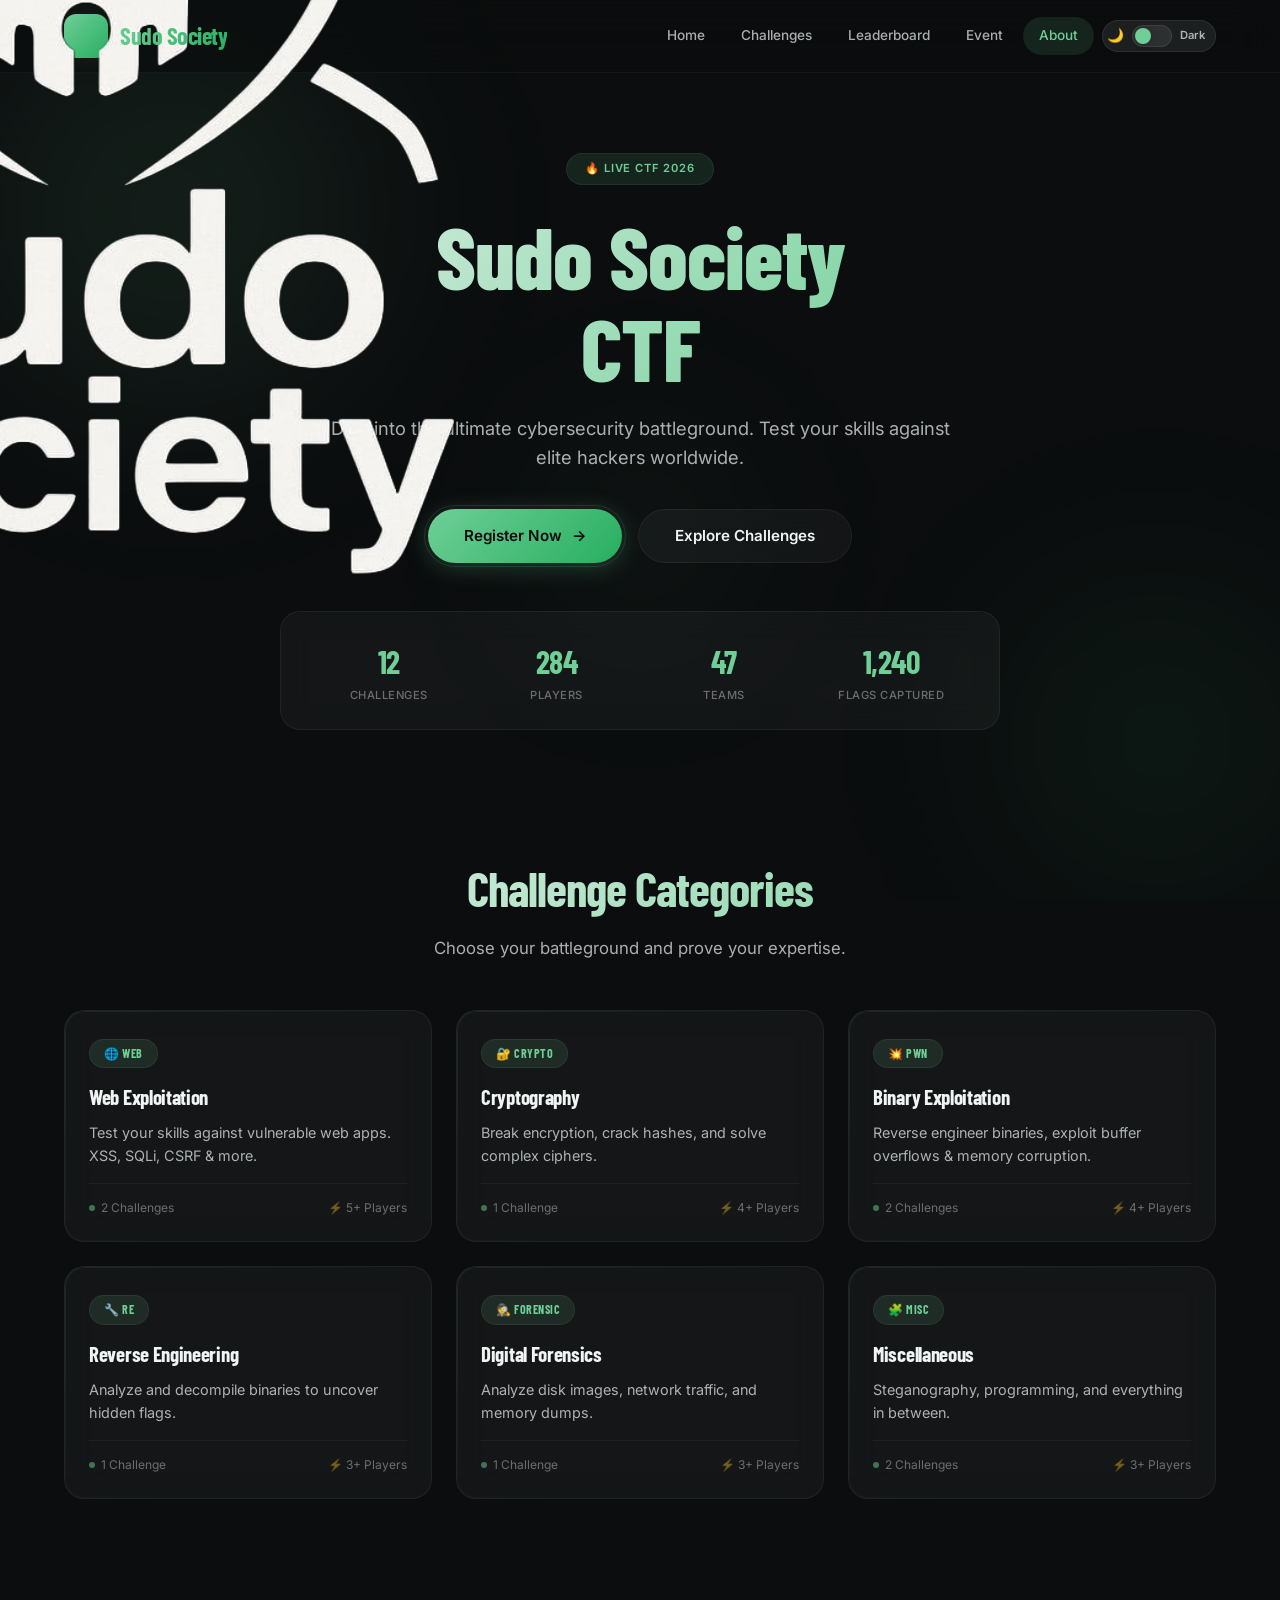
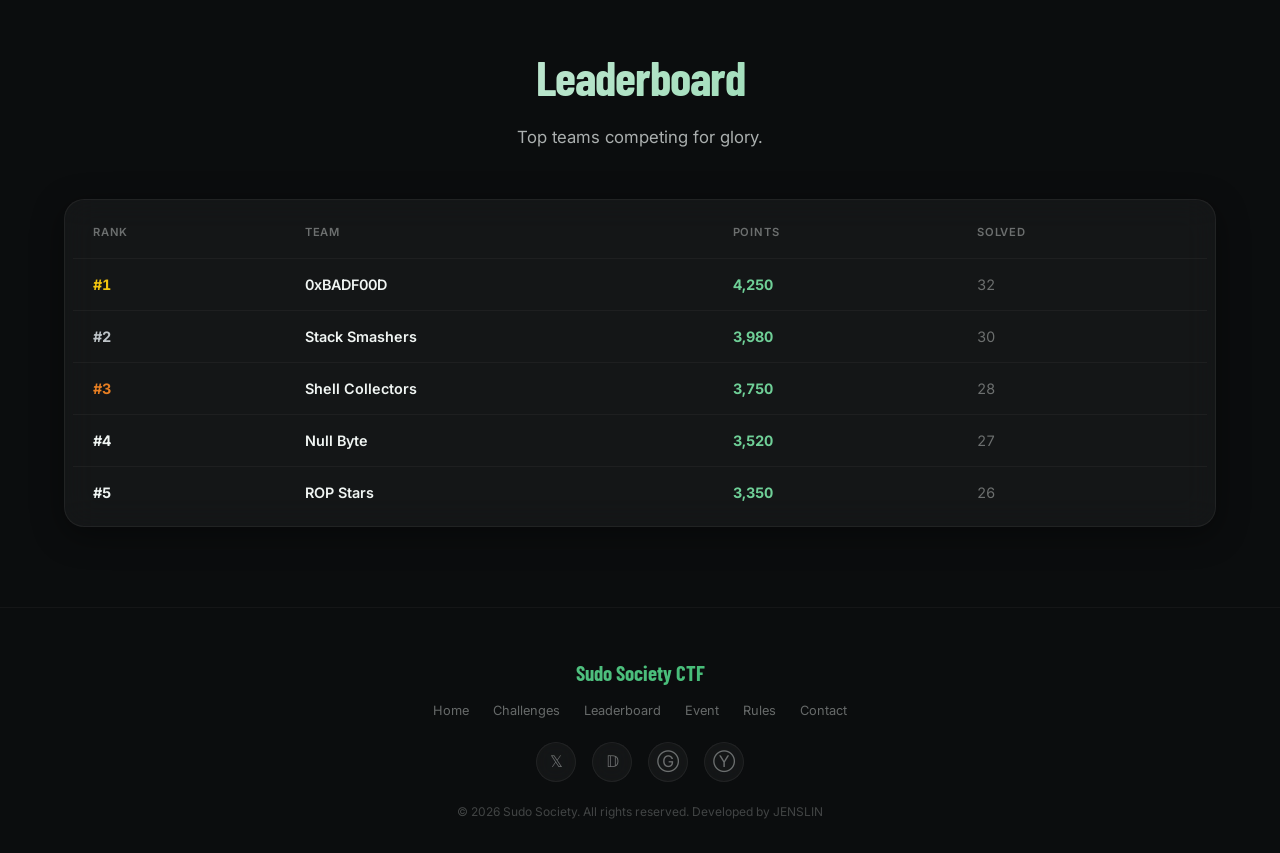
<file: index.html>
<!DOCTYPE html>
<html lang="en">
<head>
    <meta charset="UTF-8" />
    <meta name="viewport" content="width=device-width, initial-scale=1.0" />
    <title>Sudo Society CTF</title>
    <link href="https://fonts.googleapis.com/css2?family=Inter:opsz,wght@14..32,400;14..32,500;14..32,600;14..32,700;14..32,800;14..32,900&family=Barlow+Condensed:wght@400;500;600;700;800&display=swap" rel="stylesheet" />
    <style>
        /* ============================================================
                   CSS VARIABLES (DARK MODE DEFAULT)
                   ============================================================ */
        :root {
            --bg-primary: #0b0d0e;
            --bg-secondary: rgba(255, 255, 255, 0.03);
            --text-primary: #f0f5f3;
            --text-secondary: rgba(240, 245, 243, 0.70);
            --text-muted: rgba(240, 245, 243, 0.40);

            --accent: #6fcf97;
            --accent-dim: rgba(111, 207, 151, 0.12);
            --accent-glow: 0 0 40px rgba(111, 207, 151, 0.10);
            --accent-gradient: linear-gradient(135deg, #6fcf97, #27ae60);

            --glass-bg: rgba(255, 255, 255, 0.04);
            --glass-border: rgba(255, 255, 255, 0.06);
            --glass-shadow: 0 8px 32px rgba(0, 0, 0, 0.40);

            --orb-1: rgba(111, 207, 151, 0.12);
            --orb-2: rgba(46, 204, 113, 0.08);
            --orb-3: rgba(111, 207, 151, 0.06);

            --card-hover-border: rgba(111, 207, 151, 0.20);
            --card-hover-shadow: 0 12px 48px rgba(0, 0, 0, 0.50), 0 0 40px rgba(111, 207, 151, 0.06);

            --btn-primary-bg: linear-gradient(135deg, #6fcf97, #27ae60);
            --btn-primary-color: #0b0d0e;
            --btn-primary-shadow: 0 4px 24px rgba(111, 207, 151, 0.25);

            --border-subtle: rgba(255, 255, 255, 0.04);
            --table-hover: rgba(255, 255, 255, 0.02);

            --logo-bg: linear-gradient(135deg, #6fcf97, #27ae60);
            --logo-text-gradient: linear-gradient(135deg, #6fcf97, #27ae60);

            --hero-gradient: linear-gradient(135deg, #f0f5f3 0%, #6fcf97 80%);
            --section-title-gradient: linear-gradient(135deg, #f0f5f3, #6fcf97);

            --toggle-bg: rgba(255, 255, 255, 0.08);
            --toggle-dot: #6fcf97;
            --toggle-border: rgba(255, 255, 255, 0.08);
            --toggle-icon: #f0f5f3;

            --scrollbar-track: #0b0d0e;
            --scrollbar-thumb: #6fcf97;

            --footer-border: rgba(255, 255, 255, 0.04);

            --font-primary: 'Inter', -apple-system, BlinkMacSystemFont, sans-serif;
            --font-display: 'Barlow Condensed', 'Inter', sans-serif;
        }

        /* ============================================================
                   LIGHT MODE
                   ============================================================ */
        body.light {
            --bg-primary: #f4f7f6;
            --bg-secondary: rgba(0, 0, 0, 0.02);
            --text-primary: #141817;
            --text-secondary: rgba(20, 24, 23, 0.72);
            --text-muted: rgba(20, 24, 23, 0.45);

            --accent: #c0392b;
            --accent-dim: rgba(192, 57, 43, 0.08);
            --accent-glow: 0 0 40px rgba(192, 57, 43, 0.06);
            --accent-gradient: linear-gradient(135deg, #c0392b, #a93226);

            --glass-bg: rgba(255, 255, 255, 0.60);
            --glass-border: rgba(0, 0, 0, 0.05);
            --glass-shadow: 0 8px 32px rgba(0, 0, 0, 0.05);

            --orb-1: rgba(192, 57, 43, 0.06);
            --orb-2: rgba(180, 40, 30, 0.04);
            --orb-3: rgba(192, 57, 43, 0.03);

            --card-hover-border: rgba(192, 57, 43, 0.15);
            --card-hover-shadow: 0 12px 48px rgba(0, 0, 0, 0.06), 0 0 30px rgba(192, 57, 43, 0.04);

            --btn-primary-bg: linear-gradient(135deg, #c0392b, #a93226);
            --btn-primary-color: #ffffff;
            --btn-primary-shadow: 0 4px 24px rgba(192, 57, 43, 0.20);

            --border-subtle: rgba(0, 0, 0, 0.04);
            --table-hover: rgba(0, 0, 0, 0.01);

            --logo-bg: linear-gradient(135deg, #c0392b, #a93226);
            --logo-text-gradient: linear-gradient(135deg, #c0392b, #a93226);

            --hero-gradient: linear-gradient(135deg, #141817 0%, #c0392b 80%);
            --section-title-gradient: linear-gradient(135deg, #141817, #c0392b);

            --toggle-bg: rgba(0, 0, 0, 0.06);
            --toggle-dot: #c0392b;
            --toggle-border: rgba(0, 0, 0, 0.06);
            --toggle-icon: #141817;

            --scrollbar-track: #f4f7f6;
            --scrollbar-thumb: #c0392b;

            --footer-border: rgba(0, 0, 0, 0.04);

            --header-bg: rgba(244, 247, 246, 0.80);
        }

        /* ============================================================
                   RESET & BASE
                   ============================================================ */
        *,
        *::before,
        *::after {
            margin: 0;
            padding: 0;
            box-sizing: border-box;
        }

        html {
            scroll-behavior: smooth;
        }

        body {
            font-family: var(--font-primary);
            background: var(--bg-primary);
            color: var(--text-primary);
            min-height: 100vh;
            line-height: 1.6;
            overflow-x: hidden;
            transition: background 0.5s ease, color 0.4s ease;
        }

        /* ============================================================
                   AMBIENT BACKGROUND ORBS
                   ============================================================ */
        .ambient {
            position: fixed;
            inset: 0;
            z-index: 0;
            pointer-events: none;
            overflow: hidden;
        }

        .ambient .orb {
            position: absolute;
            border-radius: 50%;
            filter: blur(80px);
            animation: orbFloat 18s ease-in-out infinite alternate;
            transition: background 0.8s ease, opacity 0.8s ease;
        }

        .ambient .orb:nth-child(1) {
            width: 600px;
            height: 600px;
            top: -10%;
            left: -10%;
            background: radial-gradient(circle, var(--orb-1), transparent 70%);
            animation-duration: 22s;
        }

        .ambient .orb:nth-child(2) {
            width: 500px;
            height: 500px;
            bottom: -10%;
            right: -10%;
            background: radial-gradient(circle, var(--orb-2), transparent 70%);
            animation-duration: 26s;
            animation-delay: -6s;
        }

        .ambient .orb:nth-child(3) {
            width: 350px;
            height: 350px;
            top: 40%;
            left: 50%;
            transform: translateX(-50%);
            background: radial-gradient(circle, var(--orb-3), transparent 70%);
            animation-duration: 20s;
            animation-delay: -10s;
        }

        @keyframes orbFloat {
            0% {
                transform: translate(0, 0) scale(1);
            }
            33% {
                transform: translate(40px, -30px) scale(1.05);
            }
            66% {
                transform: translate(-20px, 40px) scale(0.95);
            }
            100% {
                transform: translate(20px, -20px) scale(1.02);
            }
        }

        /* ============================================================
                   GLASS CARD
                   ============================================================ */
        .glass {
            background: var(--glass-bg);
            backdrop-filter: blur(16px);
            -webkit-backdrop-filter: blur(16px);
            border: 1px solid var(--glass-border);
            box-shadow: var(--glass-shadow);
            border-radius: 20px;
            transition: background 0.5s ease, border-color 0.4s ease, box-shadow 0.4s ease;
        }

        /* ============================================================
                   SCROLLBAR
                   ============================================================ */
        ::-webkit-scrollbar {
            width: 6px;
        }
        ::-webkit-scrollbar-track {
            background: var(--scrollbar-track);
        }
        ::-webkit-scrollbar-thumb {
            background: var(--scrollbar-thumb);
            border-radius: 10px;
        }

        /* ============================================================
                   CONTAINER
                   ============================================================ */
        .container {
            max-width: 1200px;
            margin: 0 auto;
            padding: 0 24px;
            position: relative;
            z-index: 1;
        }

        /* ============================================================
                   HEADER
                   ============================================================ */
        header {
            position: sticky;
            top: 0;
            z-index: 100;
            padding: 14px 0;
            background: var(--header-bg, rgba(11, 13, 14, 0.70));
            backdrop-filter: blur(20px);
            -webkit-backdrop-filter: blur(20px);
            border-bottom: 1px solid var(--border-subtle);
            transition: background 0.5s ease, border-color 0.4s ease;
        }

        .header-inner {
            display: flex;
            justify-content: space-between;
            align-items: center;
            flex-wrap: wrap;
            gap: 16px;
        }

        .logo {
            display: flex;
            align-items: center;
            gap: 12px;
            cursor: pointer;
            text-decoration: none;
            transition: opacity 0.3s ease;
        }

        .logo:hover {
            opacity: 0.85;
        }

        .logo-icon {
            width: 44px;
            height: 44px;
            border-radius: 12px;
            background: var(--logo-bg);
            display: flex;
            align-items: center;
            justify-content: center;
            font-weight: 900;
            font-size: 20px;
            color: #fff;
            box-shadow: 0 0 30px rgba(111, 207, 151, 0.15);
            transition: background 0.5s ease, box-shadow 0.4s ease;
            font-family: var(--font-display);
        }

        body.light .logo-icon {
            color: #fff;
            box-shadow: 0 0 30px rgba(192, 57, 43, 0.12);
        }

        .logo-text {
            font-family: var(--font-display);
            font-weight: 700;
            font-size: 1.5rem;
            letter-spacing: -0.5px;
            background: var(--logo-text-gradient);
            -webkit-background-clip: text;
            -webkit-text-fill-color: transparent;
            background-clip: text;
            transition: background 0.5s ease;
        }

        nav {
            display: flex;
            gap: 4px;
            flex-wrap: wrap;
            align-items: center;
        }

        nav a {
            color: var(--text-secondary);
            text-decoration: none;
            font-size: 0.85rem;
            font-weight: 500;
            padding: 8px 16px;
            border-radius: 40px;
            transition: color 0.3s ease, background 0.3s ease;
            position: relative;
        }

        nav a:hover {
            color: var(--text-primary);
            background: var(--bg-secondary);
        }

        nav a.active {
            color: var(--accent);
            background: var(--accent-dim);
        }

        /* ============================================================
                   THEME TOGGLE
                   ============================================================ */
        .theme-toggle {
            display: flex;
            align-items: center;
            gap: 8px;
            cursor: pointer;
            padding: 4px 10px 4px 4px;
            border-radius: 40px;
            background: var(--toggle-bg);
            border: 1px solid var(--toggle-border);
            transition: background 0.4s ease, border-color 0.4s ease;
            user-select: none;
            margin-left: 4px;
        }

        .theme-toggle:hover {
            opacity: 0.85;
        }

        .toggle-track {
            position: relative;
            width: 40px;
            height: 22px;
            border-radius: 40px;
            background: var(--toggle-bg);
            border: 1px solid var(--toggle-border);
            transition: background 0.4s ease, border-color 0.4s ease;
            flex-shrink: 0;
        }

        .toggle-dot {
            position: absolute;
            top: 2px;
            left: 2px;
            width: 16px;
            height: 16px;
            border-radius: 50%;
            background: var(--toggle-dot);
            transition: transform 0.4s cubic-bezier(0.34, 1.56, 0.64, 1), background 0.4s ease;
            box-shadow: 0 2px 8px rgba(0, 0, 0, 0.15);
        }

        body.light .toggle-dot {
            transform: translateX(18px);
        }

        .toggle-label {
            font-size: 0.7rem;
            font-weight: 600;
            color: var(--text-secondary);
            letter-spacing: 0.3px;
            transition: color 0.4s ease;
        }

        .toggle-icon {
            font-size: 0.85rem;
            color: var(--toggle-icon);
            transition: color 0.4s ease;
        }

        /* ============================================================
                   HERO
                   ============================================================ */
        .hero {
            padding: 80px 0 60px;
            text-align: center;
            position: relative;
        }

        .hero-badge {
            display: inline-block;
            padding: 6px 18px;
            border-radius: 40px;
            background: var(--accent-dim);
            color: var(--accent);
            font-size: 0.7rem;
            font-weight: 600;
            letter-spacing: 0.8px;
            text-transform: uppercase;
            margin-bottom: 24px;
            border: 1px solid var(--glass-border);
            transition: background 0.4s ease, color 0.4s ease, border-color 0.4s ease;
        }

        .hero h1 {
            font-family: var(--font-display);
            font-size: clamp(3rem, 8vw, 5.5rem);
            font-weight: 800;
            letter-spacing: -1px;
            line-height: 1.05;
            margin-bottom: 20px;
            background: var(--hero-gradient);
            -webkit-background-clip: text;
            -webkit-text-fill-color: transparent;
            background-clip: text;
            transition: background 0.5s ease;
        }

        .hero p {
            font-size: 1.15rem;
            color: var(--text-secondary);
            max-width: 640px;
            margin: 0 auto 36px;
            font-weight: 400;
            transition: color 0.4s ease;
        }

        .hero-actions {
            display: flex;
            justify-content: center;
            gap: 16px;
            flex-wrap: wrap;
        }

        .btn {
            display: inline-flex;
            align-items: center;
            gap: 10px;
            padding: 14px 36px;
            border-radius: 60px;
            font-weight: 600;
            font-size: 0.95rem;
            border: none;
            cursor: pointer;
            transition: transform 0.3s ease, box-shadow 0.3s ease, background 0.4s ease, color 0.4s ease;
            text-decoration: none;
            font-family: inherit;
        }

        .btn-primary {
            background: var(--btn-primary-bg);
            color: var(--btn-primary-color);
            box-shadow: var(--btn-primary-shadow);
        }

        .btn-primary:hover {
            transform: translateY(-2px) scale(1.02);
            box-shadow: 0 8px 40px rgba(111, 207, 151, 0.35);
        }

        body.light .btn-primary:hover {
            box-shadow: 0 8px 40px rgba(192, 57, 43, 0.25);
        }

        .btn-secondary {
            background: var(--glass-bg);
            backdrop-filter: blur(16px);
            -webkit-backdrop-filter: blur(16px);
            border: 1px solid var(--glass-border);
            color: var(--text-primary);
        }

        .btn-secondary:hover {
            background: var(--bg-secondary);
            transform: translateY(-2px);
        }

        .btn .arrow {
            transition: transform 0.3s ease;
        }
        .btn:hover .arrow {
            transform: translateX(4px);
        }

        /* ============================================================
                   STATS BAR
                   ============================================================ */
        .stats-bar {
            display: grid;
            grid-template-columns: repeat(auto-fit, minmax(140px, 1fr));
            gap: 16px;
            margin-top: 48px;
            padding: 24px 32px;
            background: var(--glass-bg);
            backdrop-filter: blur(16px);
            -webkit-backdrop-filter: blur(16px);
            border: 1px solid var(--glass-border);
            border-radius: 20px;
            max-width: 720px;
            margin-left: auto;
            margin-right: auto;
            transition: background 0.5s ease, border-color 0.4s ease, box-shadow 0.4s ease;
        }

        .stat-item {
            text-align: center;
        }

        .stat-number {
            font-family: var(--font-display);
            font-size: 2rem;
            font-weight: 700;
            color: var(--accent);
            letter-spacing: -0.5px;
            transition: color 0.4s ease;
        }

        .stat-label {
            font-size: 0.7rem;
            color: var(--text-muted);
            font-weight: 500;
            text-transform: uppercase;
            letter-spacing: 0.5px;
            transition: color 0.4s ease;
        }

        /* ============================================================
                   SECTION HEADER
                   ============================================================ */
        .section-header {
            text-align: center;
            margin-bottom: 48px;
        }

        .section-header h2 {
            font-family: var(--font-display);
            font-size: clamp(2.2rem, 4vw, 3rem);
            font-weight: 700;
            letter-spacing: -1px;
            background: var(--section-title-gradient);
            -webkit-background-clip: text;
            -webkit-text-fill-color: transparent;
            background-clip: text;
            transition: background 0.5s ease;
        }

        .section-header p {
            color: var(--text-secondary);
            margin-top: 8px;
            font-size: 1.05rem;
            transition: color 0.4s ease;
        }

        /* ============================================================
                   CHALLENGES
                   ============================================================ */
        .challenges {
            padding: 60px 0 80px;
        }

        .challenges-grid {
            display: grid;
            grid-template-columns: repeat(auto-fit, minmax(280px, 1fr));
            gap: 24px;
        }

        .challenge-card {
            padding: 28px 24px 24px;
            background: var(--glass-bg);
            backdrop-filter: blur(16px);
            -webkit-backdrop-filter: blur(16px);
            border: 1px solid var(--glass-border);
            border-radius: 20px;
            transition: transform 0.4s ease, border-color 0.4s ease, box-shadow 0.4s ease, background 0.5s ease;
            position: relative;
            overflow: hidden;
            text-align: left;
        }

        .challenge-card::before {
            content: '';
            position: absolute;
            inset: 0;
            border-radius: inherit;
            padding: 1px;
            background: linear-gradient(135deg, var(--accent-dim), transparent 60%);
            -webkit-mask: linear-gradient(#fff 0 0) content-box, linear-gradient(#fff 0 0);
            mask: linear-gradient(#fff 0 0) content-box, linear-gradient(#fff 0 0);
            -webkit-mask-composite: xor;
            mask-composite: exclude;
            pointer-events: none;
            transition: background 0.5s ease;
        }

        .challenge-card:hover {
            transform: translateY(-4px);
            border-color: var(--card-hover-border);
            box-shadow: var(--card-hover-shadow);
        }

        .challenge-icon {
            font-family: var(--font-display);
            font-weight: 700;
            color: var(--accent);
            margin-bottom: 12px;
            display: inline-block;
            background: var(--accent-dim);
            padding: 4px 14px;
            border-radius: 40px;
            font-size: 0.75rem;
            letter-spacing: 0.5px;
            border: 1px solid var(--glass-border);
            transition: color 0.4s ease, background 0.4s ease, border-color 0.4s ease;
        }

        .challenge-card h3 {
            font-family: var(--font-display);
            font-size: 1.3rem;
            font-weight: 700;
            margin-bottom: 8px;
            letter-spacing: -0.3px;
            transition: color 0.4s ease;
        }

        .challenge-card p {
            color: var(--text-secondary);
            font-size: 0.9rem;
            margin-bottom: 16px;
            transition: color 0.4s ease;
        }

        .challenge-meta {
            display: flex;
            justify-content: space-between;
            align-items: center;
            font-size: 0.75rem;
            color: var(--text-muted);
            border-top: 1px solid var(--border-subtle);
            padding-top: 14px;
            transition: color 0.4s ease, border-color 0.4s ease;
        }

        .challenge-meta span {
            display: flex;
            align-items: center;
            gap: 6px;
        }

        .challenge-meta .dot {
            width: 6px;
            height: 6px;
            border-radius: 50%;
            background: var(--accent);
            display: inline-block;
            opacity: 0.5;
            transition: background 0.4s ease;
        }

        /* ============================================================
                   LEADERBOARD
                   ============================================================ */
        .leaderboard {
            padding: 60px 0 80px;
        }

        .leaderboard .glass {
            padding: 8px;
            transition: background 0.5s ease, border-color 0.4s ease, box-shadow 0.4s ease;
        }

        table {
            width: 100%;
            border-collapse: collapse;
            font-size: 0.9rem;
        }

        thead th {
            text-align: left;
            padding: 16px 20px;
            font-weight: 600;
            font-size: 0.7rem;
            text-transform: uppercase;
            letter-spacing: 0.8px;
            color: var(--text-muted);
            border-bottom: 1px solid var(--border-subtle);
            transition: color 0.4s ease, border-color 0.4s ease;
        }

        tbody td {
            padding: 14px 20px;
            border-bottom: 1px solid var(--border-subtle);
            color: var(--text-secondary);
            transition: color 0.4s ease, border-color 0.4s ease;
        }

        tbody tr {
            transition: background 0.25s ease;
            cursor: default;
        }

        tbody tr:hover {
            background: var(--table-hover);
        }

        tbody tr:last-child td {
            border-bottom: none;
        }

        .rank {
            font-weight: 700;
            color: var(--text-primary);
            font-feature-settings: "tnum";
            transition: color 0.4s ease;
        }

        .rank.gold {
            color: #f1c40f;
        }
        .rank.silver {
            color: #bdc3c7;
        }
        .rank.bronze {
            color: #e67e22;
        }

        body.light .rank.gold {
            color: #b7950b;
        }
        body.light .rank.silver {
            color: #7f8c8d;
        }
        body.light .rank.bronze {
            color: #a04000;
        }

        .team-name {
            font-weight: 600;
            color: var(--text-primary);
            transition: color 0.4s ease;
        }

        .points {
            font-weight: 700;
            color: var(--accent);
            font-feature-settings: "tnum";
            transition: color 0.4s ease;
        }

        .solved {
            color: var(--text-muted);
            font-feature-settings: "tnum";
            transition: color 0.4s ease;
        }

        /* ============================================================
                   FOOTER
                   ============================================================ */
        footer {
            padding: 48px 0 32px;
            border-top: 1px solid var(--footer-border);
            text-align: center;
            transition: border-color 0.4s ease;
        }

        .footer-brand {
            font-family: var(--font-display);
            font-weight: 700;
            font-size: 1.3rem;
            background: var(--logo-text-gradient);
            -webkit-background-clip: text;
            -webkit-text-fill-color: transparent;
            background-clip: text;
            margin-bottom: 12px;
            transition: background 0.5s ease;
        }

        .footer-links {
            display: flex;
            justify-content: center;
            gap: 24px;
            flex-wrap: wrap;
            margin-bottom: 20px;
        }

        .footer-links a {
            color: var(--text-muted);
            text-decoration: none;
            font-size: 0.8rem;
            transition: color 0.3s ease;
        }

        .footer-links a:hover {
            color: var(--text-primary);
        }

        .footer-social {
            display: flex;
            justify-content: center;
            gap: 16px;
            margin-bottom: 20px;
        }

        .footer-social a {
            display: flex;
            align-items: center;
            justify-content: center;
            width: 40px;
            height: 40px;
            border-radius: 50%;
            background: var(--glass-bg);
            backdrop-filter: blur(16px);
            -webkit-backdrop-filter: blur(16px);
            border: 1px solid var(--glass-border);
            color: var(--text-muted);
            text-decoration: none;
            font-size: 1rem;
            transition: color 0.3s ease, border-color 0.3s ease, transform 0.3s ease, background 0.4s ease;
        }

        .footer-social a:hover {
            color: var(--accent);
            border-color: var(--card-hover-border);
            transform: translateY(-2px);
        }

        .footer-copy {
            color: var(--text-muted);
            font-size: 0.75rem;
            opacity: 0.6;
            transition: color 0.4s ease;
        }

        /* ============================================================
                   RESPONSIVE
                   ============================================================ */
        @media (max-width: 768px) {
            .header-inner {
                flex-direction: column;
                align-items: stretch;
                gap: 12px;
            }

            .logo {
                justify-content: center;
            }

            nav {
                justify-content: center;
            }

            nav a {
                font-size: 0.8rem;
                padding: 6px 14px;
            }

            .theme-toggle {
                padding: 4px 8px 4px 4px;
            }

            .toggle-track {
                width: 36px;
                height: 20px;
            }

            .toggle-dot {
                width: 14px;
                height: 14px;
                top: 2px;
                left: 2px;
            }

            body.light .toggle-dot {
                transform: translateX(16px);
            }

            .hero {
                padding: 48px 0 40px;
            }

            .hero h1 {
                font-size: clamp(2.4rem, 10vw, 3.4rem);
            }

            .hero p {
                font-size: 1rem;
            }

            .stats-bar {
                grid-template-columns: repeat(2, 1fr);
                padding: 20px;
            }

            .challenges-grid {
                grid-template-columns: 1fr;
            }

            table {
                font-size: 0.8rem;
            }

            thead th,
            tbody td {
                padding: 12px 14px;
            }

            .footer-links {
                gap: 16px;
            }
        }

        @media (max-width: 480px) {
            .container {
                padding: 0 16px;
            }

            .btn {
                padding: 12px 24px;
                font-size: 0.85rem;
            }

            .stats-bar {
                grid-template-columns: 1fr 1fr;
                gap: 12px;
                padding: 16px;
            }

            .stat-number {
                font-size: 1.6rem;
            }
        }

        /* ============================================================
                   ANIMATIONS
                   ============================================================ */
        .fade-up {
            opacity: 0;
            transform: translateY(24px);
            animation: fadeUp 0.8s ease forwards;
        }

        .fade-up:nth-child(2) {
            animation-delay: 0.08s;
        }
        .fade-up:nth-child(3) {
            animation-delay: 0.16s;
        }
        .fade-up:nth-child(4) {
            animation-delay: 0.24s;
        }
        .fade-up:nth-child(5) {
            animation-delay: 0.32s;
        }
        .fade-up:nth-child(6) {
            animation-delay: 0.40s;
        }

        @keyframes fadeUp {
            to {
                opacity: 1;
                transform: translateY(0);
            }
        }

        /* pulse ring for CTA */
        .pulse-ring {
            position: relative;
        }

        .pulse-ring::after {
            content: '';
            position: absolute;
            inset: -4px;
            border-radius: 60px;
            border: 1px solid rgba(111, 207, 151, 0.15);
            animation: ringPulse 2s ease-out infinite;
            pointer-events: none;
            transition: border-color 0.4s ease;
        }

        body.light .pulse-ring::after {
            border-color: rgba(192, 57, 43, 0.15);
        }

        @keyframes ringPulse {
            0% {
                transform: scale(1);
                opacity: 1;
            }
            100% {
                transform: scale(1.15);
                opacity: 0;
            }
        }
    </style>
</head>
<body>

    <!-- ===== AMBIENT ORBS ===== -->
    <div class="ambient" aria-hidden="true">
        <div class="orb"></div>
        <div class="orb"></div>
        <div class="orb"></div>
    </div>

    <!-- ===== HEADER ===== -->
    <header>
        <div class="container header-inner">
            <a href="index.html" class="logo">
                <span class="logo-icon"><img src="sudo_society.png" alt="Sudo Society Logo"></span>
                <span class="logo-text">Sudo Society</span>
            </a>
            <nav>
                <a href="#index.html" class="active">Home</a>
                <a href="#challenges">Challenges</a>
                <a href="#leaderboard">Leaderboard</a>
                <a href="event.php">Event</a>
                <a href="#">About</a>

                <!-- Theme Toggle -->
                <div class="theme-toggle" id="themeToggle" role="button" tabindex="0" aria-label="Toggle theme">
                    <span class="toggle-icon" id="toggleIcon">🌙</span>
                    <div class="toggle-track">
                        <div class="toggle-dot"></div>
                    </div>
                    <span class="toggle-label" id="toggleLabel">Dark</span>
                </div>
            </nav>
        </div>
    </header>

    <!-- ===== MAIN ===== -->
    <main>

        <!-- ===== HERO ===== -->
        <section class="hero">
            <div class="container">
                <div class="hero-badge">🔥 Live CTF 2026</div>
                <h1>Sudo Society<br />CTF</h1>
                <p>
                    Dive into the ultimate cybersecurity battleground. Test your skills
                    against elite hackers worldwide.
                </p>
                <div class="hero-actions">
                    <button class="btn btn-primary pulse-ring" id="registerBtn">
                        Register Now
                        <span class="arrow">→</span>
                    </button>
                    <a href="#challenges" class="btn btn-secondary">
                        Explore Challenges
                    </a>
                </div>

                <!-- Stats -->
                <div class="stats-bar">
                    <div class="stat-item">
                        <div class="stat-number" id="statChallenges">12</div>
                        <div class="stat-label">Challenges</div>
                    </div>
                    <div class="stat-item">
                        <div class="stat-number" id="statPlayers">284</div>
                        <div class="stat-label">Players</div>
                    </div>
                    <div class="stat-item">
                        <div class="stat-number" id="statTeams">47</div>
                        <div class="stat-label">Teams</div>
                    </div>
                    <div class="stat-item">
                        <div class="stat-number" id="statFlags">1.2k</div>
                        <div class="stat-label">Flags Captured</div>
                    </div>
                </div>
            </div>
        </section>

        <!-- ===== CHALLENGES ===== -->
        <section id="challenges" class="challenges">
            <div class="container">
                <div class="section-header fade-up">
                    <h2>Challenge Categories</h2>
                    <p>Choose your battleground and prove your expertise.</p>
                </div>

                <div class="challenges-grid">
                    <!-- Web -->
                    <div class="challenge-card fade-up">
                        <div class="challenge-icon">🌐 WEB</div>
                        <h3>Web Exploitation</h3>
                        <p>Test your skills against vulnerable web apps. XSS, SQLi, CSRF &amp; more.</p>
                        <div class="challenge-meta">
                            <span><span class="dot"></span> 2 Challenges</span>
                            <span>⚡ 5+ Players</span>
                        </div>
                    </div>

                    <!-- Crypto -->
                    <div class="challenge-card fade-up">
                        <div class="challenge-icon">🔐 CRYPTO</div>
                        <h3>Cryptography</h3>
                        <p>Break encryption, crack hashes, and solve complex ciphers.</p>
                        <div class="challenge-meta">
                            <span><span class="dot"></span> 1 Challenge</span>
                            <span>⚡ 4+ Players</span>
                        </div>
                    </div>

                    <!-- PWN -->
                    <div class="challenge-card fade-up">
                        <div class="challenge-icon">💥 PWN</div>
                        <h3>Binary Exploitation</h3>
                        <p>Reverse engineer binaries, exploit buffer overflows &amp; memory corruption.</p>
                        <div class="challenge-meta">
                            <span><span class="dot"></span> 2 Challenges</span>
                            <span>⚡ 4+ Players</span>
                        </div>
                    </div>

                    <!-- RE -->
                    <div class="challenge-card fade-up">
                        <div class="challenge-icon">🔧 RE</div>
                        <h3>Reverse Engineering</h3>
                        <p>Analyze and decompile binaries to uncover hidden flags.</p>
                        <div class="challenge-meta">
                            <span><span class="dot"></span> 1 Challenge</span>
                            <span>⚡ 3+ Players</span>
                        </div>
                    </div>

                    <!-- Forensics -->
                    <div class="challenge-card fade-up">
                        <div class="challenge-icon">🕵️ FORENSIC</div>
                        <h3>Digital Forensics</h3>
                        <p>Analyze disk images, network traffic, and memory dumps.</p>
                        <div class="challenge-meta">
                            <span><span class="dot"></span> 1 Challenge</span>
                            <span>⚡ 3+ Players</span>
                        </div>
                    </div>

                    <!-- Misc -->
                    <div class="challenge-card fade-up">
                        <div class="challenge-icon">🧩 MISC</div>
                        <h3>Miscellaneous</h3>
                        <p>Steganography, programming, and everything in between.</p>
                        <div class="challenge-meta">
                            <span><span class="dot"></span> 2 Challenges</span>
                            <span>⚡ 3+ Players</span>
                        </div>
                    </div>
                </div>
            </div>
        </section>

        <!-- ===== LEADERBOARD ===== -->
        <section id="leaderboard" class="leaderboard">
            <div class="container">
                <div class="section-header fade-up">
                    <h2>Leaderboard</h2>
                    <p>Top teams competing for glory.</p>
                </div>

                <div class="glass fade-up">
                    <table>
                        <thead>
                            <tr>
                                <th>Rank</th>
                                <th>Team</th>
                                <th>Points</th>
                                <th>Solved</th>
                            </tr>
                        </thead>
                        <tbody>
                            <tr>
                                <td><span class="rank gold">#1</span></td>
                                <td class="team-name">0xBADF00D</td>
                                <td class="points">4,250</td>
                                <td class="solved">32</td>
                            </tr>
                            <tr>
                                <td><span class="rank silver">#2</span></td>
                                <td class="team-name">Stack Smashers</td>
                                <td class="points">3,980</td>
                                <td class="solved">30</td>
                            </tr>
                            <tr>
                                <td><span class="rank bronze">#3</span></td>
                                <td class="team-name">Shell Collectors</td>
                                <td class="points">3,750</td>
                                <td class="solved">28</td>
                            </tr>
                            <tr>
                                <td><span class="rank">#4</span></td>
                                <td class="team-name">Null Byte</td>
                                <td class="points">3,520</td>
                                <td class="solved">27</td>
                            </tr>
                            <tr>
                                <td><span class="rank">#5</span></td>
                                <td class="team-name">ROP Stars</td>
                                <td class="points">3,350</td>
                                <td class="solved">26</td>
                            </tr>
                        </tbody>
                    </table>
                </div>
            </div>
        </section>

    </main>

    <!-- ===== FOOTER ===== -->
    <footer>
        <div class="container">
            <div class="footer-brand">Sudo Society CTF</div>
            <div class="footer-links">
                <a href="#">Home</a>
                <a href="#challenges">Challenges</a>
                <a href="#leaderboard">Leaderboard</a>
                <a href="event.php">Event</a>
                <a href="#">Rules</a>
                <a href="#">Contact</a>
            </div>
            <div class="footer-social">
                <a href="#" aria-label="Twitter">𝕏</a>
                <a href="#" aria-label="Discord">𝔻</a>
                <a href="#" aria-label="GitHub">Ⓖ</a>
                <a href="#" aria-label="YouTube">Ⓨ</a>
            </div>
            <p class="footer-copy">© 2026 Sudo Society. All rights reserved. Developed by JENSLIN</p>
        </div>
    </footer>

    <!-- ============================================================
    SCRIPT
    ============================================================ -->
    <script>
        (function() {
            'use strict';

            // ========== THEME TOGGLE ==========
            const toggle = document.getElementById('themeToggle');
            const toggleIcon = document.getElementById('toggleIcon');
            const toggleLabel = document.getElementById('toggleLabel');
            const body = document.body;

            const savedTheme = localStorage.getItem('sudo-theme');
            if (savedTheme === 'light') {
                body.classList.add('light');
                toggleIcon.textContent = '☀️';
                toggleLabel.textContent = 'Light';
            } else {
                toggleIcon.textContent = '🌙';
                toggleLabel.textContent = 'Dark';
            }

            function toggleTheme() {
                body.classList.toggle('light');
                const isLight = body.classList.contains('light');
                localStorage.setItem('sudo-theme', isLight ? 'light' : 'dark');
                toggleIcon.textContent = isLight ? '☀️' : '🌙';
                toggleLabel.textContent = isLight ? 'Light' : 'Dark';
            }

            toggle.addEventListener('click', toggleTheme);
            toggle.addEventListener('keydown', (e) => {
                if (e.key === 'Enter' || e.key === ' ') {
                    e.preventDefault();
                    toggleTheme();
                }
            });

            // ========== REGISTER BUTTON ==========
            const registerBtn = document.getElementById('registerBtn');
            if (registerBtn) {
                registerBtn.addEventListener('click', function(e) {
                    e.preventDefault();
                    this.innerHTML = '✅ Access Granted';
                    this.style.background = 'var(--btn-primary-bg)';
                    this.style.boxShadow = '0 4px 32px rgba(111, 207, 151, 0.40)';
                    setTimeout(() => {
                        window.location.href = 'register.html';
                    }, 600);
                });
            }

            // ========== ANIMATED STATS ==========
            function animateNumber(el, target, suffix = '') {
                let current = 0;
                const step = Math.max(1, Math.floor(target / 40));
                const interval = setInterval(() => {
                    current += step;
                    if (current >= target) {
                        current = target;
                        clearInterval(interval);
                    }
                    el.textContent = current.toLocaleString() + suffix;
                }, 30);
            }

            const statChallenges = document.getElementById('statChallenges');
            const statPlayers = document.getElementById('statPlayers');
            const statTeams = document.getElementById('statTeams');
            const statFlags = document.getElementById('statFlags');

            if (statChallenges) animateNumber(statChallenges, 12);
            if (statPlayers) animateNumber(statPlayers, 284);
            if (statTeams) animateNumber(statTeams, 47);
            if (statFlags) animateNumber(statFlags, 1240);

            // ========== SMOOTH ANCHOR SCROLL ==========
            document.querySelectorAll('a[href^="#"]').forEach(anchor => {
                anchor.addEventListener('click', function(e) {
                    const targetId = this.getAttribute('href');
                    if (targetId === '#') return;
                    const target = document.querySelector(targetId);
                    if (target) {
                        e.preventDefault();
                        target.scrollIntoView({ behavior: 'smooth', block: 'start' });
                    }
                });
            });

            // ========== NAV ACTIVE STATE ==========
            const sections = document.querySelectorAll('section[id]');
            const navLinks = document.querySelectorAll('nav a:not(.theme-toggle)');

            function updateActiveNav() {
                let current = '';
                sections.forEach(section => {
                    const top = section.offsetTop - 120;
                    if (window.scrollY >= top) {
                        current = section.getAttribute('id');
                    }
                });
                navLinks.forEach(link => {
                    link.classList.remove('active');
                    if (link.getAttribute('href') === '#' + current) {
                        link.classList.add('active');
                    }
                });
            }

            window.addEventListener('scroll', updateActiveNav, { passive: true });
            updateActiveNav();

            // ========== GLASS HOVER SPARK ==========
            document.querySelectorAll('.challenge-card, .glass').forEach(el => {
                el.addEventListener('mousemove', function(e) {
                    const rect = this.getBoundingClientRect();
                    const x = (e.clientX - rect.left) / rect.width;
                    const y = (e.clientY - rect.top) / rect.height;
                    this.style.setProperty('--mouse-x', x);
                    this.style.setProperty('--mouse-y', y);
                });
            });

        })();
    </script>

</body>
</html>
</file>
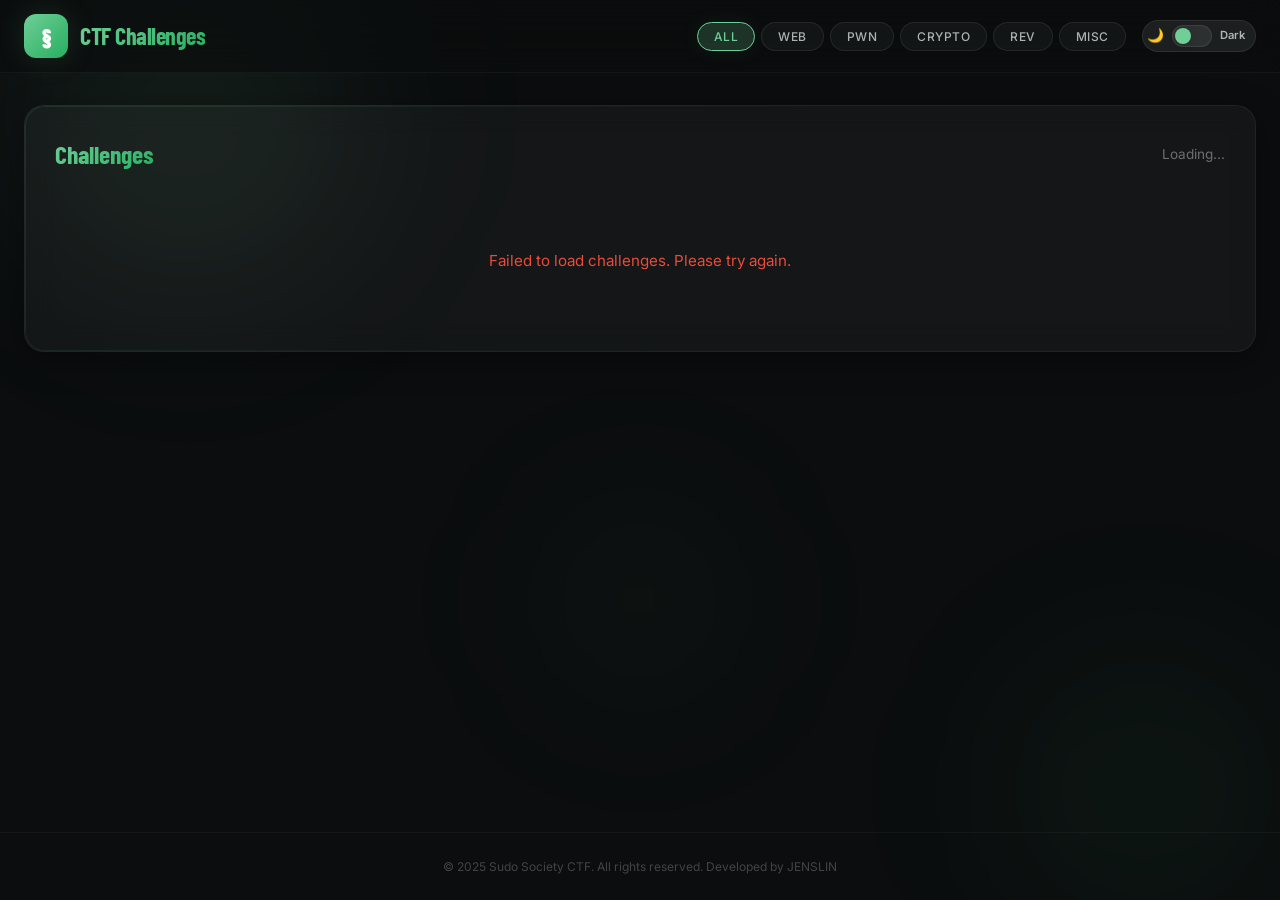
<file: challenges.html>
<!DOCTYPE html>
<html lang="en">
<head>
    <meta charset="UTF-8">
    <meta name="viewport" content="width=device-width, initial-scale=1.0">
    <title>CTF Challenges | Sudo Society</title>
    <link href="https://fonts.googleapis.com/css2?family=Inter:opsz,wght@14..32,400;14..32,500;14..32,600;14..32,700;14..32,800;14..32,900&family=Barlow+Condensed:wght@400;500;600;700;800&display=swap" rel="stylesheet">
    <link rel="stylesheet" href="https://cdnjs.cloudflare.com/ajax/libs/font-awesome/6.5.0/css/all.min.css">
    <style>
        /* ============================================================
           CSS VARIABLES (DARK MODE DEFAULT)
           ============================================================ */
        :root {
            --bg-primary: #0b0d0e;
            --bg-secondary: rgba(255, 255, 255, 0.03);
            --text-primary: #f0f5f3;
            --text-secondary: rgba(240, 245, 243, 0.70);
            --text-muted: rgba(240, 245, 243, 0.40);

            --accent: #6fcf97;
            --accent-dim: rgba(111, 207, 151, 0.12);
            --accent-glow: 0 0 40px rgba(111, 207, 151, 0.10);
            --accent-gradient: linear-gradient(135deg, #6fcf97, #27ae60);

            --glass-bg: rgba(255, 255, 255, 0.04);
            --glass-border: rgba(255, 255, 255, 0.06);
            --glass-shadow: 0 8px 32px rgba(0, 0, 0, 0.40);

            --orb-1: rgba(111, 207, 151, 0.12);
            --orb-2: rgba(46, 204, 113, 0.08);
            --orb-3: rgba(111, 207, 151, 0.06);

            --border-subtle: rgba(255, 255, 255, 0.04);
            --card-hover-border: rgba(111, 207, 151, 0.15);
            --card-hover-shadow: 0 12px 48px rgba(0, 0, 0, 0.50), 0 0 40px rgba(111, 207, 151, 0.06);

            --logo-bg: linear-gradient(135deg, #6fcf97, #27ae60);
            --logo-text-gradient: linear-gradient(135deg, #6fcf97, #27ae60);

            --toggle-bg: rgba(255, 255, 255, 0.08);
            --toggle-dot: #6fcf97;
            --toggle-border: rgba(255, 255, 255, 0.08);
            --toggle-icon: #f0f5f3;

            --scrollbar-track: #0b0d0e;
            --scrollbar-thumb: #6fcf97;

            --footer-border: rgba(255, 255, 255, 0.04);
            --error-color: #e74c3c;
            --success-color: #2ecc71;

            --font-primary: 'Inter', -apple-system, BlinkMacSystemFont, sans-serif;
            --font-display: 'Barlow Condensed', 'Inter', sans-serif;

            --header-bg: rgba(11, 13, 14, 0.70);

            --modal-bg: rgba(11, 13, 14, 0.92);
            --modal-card-bg: var(--bg-primary);
            --input-bg: rgba(255, 255, 255, 0.04);
            --input-border: rgba(255, 255, 255, 0.08);
            --input-focus: rgba(111, 207, 151, 0.25);

            --filter-btn-bg: rgba(255, 255, 255, 0.04);
            --filter-btn-border: rgba(255, 255, 255, 0.08);
            --filter-btn-hover: rgba(111, 207, 151, 0.12);
            --filter-btn-active: rgba(111, 207, 151, 0.20);
        }

        /* ============================================================
           LIGHT MODE
           ============================================================ */
        body.light {
            --bg-primary: #f4f7f6;
            --bg-secondary: rgba(0, 0, 0, 0.02);
            --text-primary: #141817;
            --text-secondary: rgba(20, 24, 23, 0.72);
            --text-muted: rgba(20, 24, 23, 0.45);

            --accent: #c0392b;
            --accent-dim: rgba(192, 57, 43, 0.08);
            --accent-glow: 0 0 40px rgba(192, 57, 43, 0.06);
            --accent-gradient: linear-gradient(135deg, #c0392b, #a93226);

            --glass-bg: rgba(255, 255, 255, 0.60);
            --glass-border: rgba(0, 0, 0, 0.05);
            --glass-shadow: 0 8px 32px rgba(0, 0, 0, 0.05);

            --orb-1: rgba(192, 57, 43, 0.06);
            --orb-2: rgba(180, 40, 30, 0.04);
            --orb-3: rgba(192, 57, 43, 0.03);

            --border-subtle: rgba(0, 0, 0, 0.04);
            --card-hover-border: rgba(192, 57, 43, 0.15);
            --card-hover-shadow: 0 12px 48px rgba(0, 0, 0, 0.06), 0 0 30px rgba(192, 57, 43, 0.04);

            --logo-bg: linear-gradient(135deg, #c0392b, #a93226);
            --logo-text-gradient: linear-gradient(135deg, #c0392b, #a93226);

            --toggle-bg: rgba(0, 0, 0, 0.06);
            --toggle-dot: #c0392b;
            --toggle-border: rgba(0, 0, 0, 0.06);
            --toggle-icon: #141817;

            --scrollbar-track: #f4f7f6;
            --scrollbar-thumb: #c0392b;

            --footer-border: rgba(0, 0, 0, 0.04);

            --header-bg: rgba(244, 247, 246, 0.80);

            --modal-bg: rgba(244, 247, 246, 0.92);
            --modal-card-bg: #ffffff;
            --input-bg: rgba(0, 0, 0, 0.02);
            --input-border: rgba(0, 0, 0, 0.08);
            --input-focus: rgba(192, 57, 43, 0.15);

            --filter-btn-bg: rgba(0, 0, 0, 0.02);
            --filter-btn-border: rgba(0, 0, 0, 0.06);
            --filter-btn-hover: rgba(192, 57, 43, 0.08);
            --filter-btn-active: rgba(192, 57, 43, 0.15);
        }

        /* ============================================================
           RESET & BASE
           ============================================================ */
        *,
        *::before,
        *::after {
            margin: 0;
            padding: 0;
            box-sizing: border-box;
        }

        html {
            scroll-behavior: smooth;
        }

        body {
            font-family: var(--font-primary);
            background: var(--bg-primary);
            color: var(--text-primary);
            min-height: 100vh;
            line-height: 1.6;
            overflow-x: hidden;
            transition: background 0.5s ease, color 0.4s ease;
            display: flex;
            flex-direction: column;
        }

        /* ============================================================
           AMBIENT BACKGROUND ORBS
           ============================================================ */
        .ambient {
            position: fixed;
            inset: 0;
            z-index: 0;
            pointer-events: none;
            overflow: hidden;
        }

        .ambient .orb {
            position: absolute;
            border-radius: 50%;
            filter: blur(80px);
            animation: orbFloat 18s ease-in-out infinite alternate;
            transition: background 0.8s ease, opacity 0.8s ease;
        }

        .ambient .orb:nth-child(1) {
            width: 500px;
            height: 500px;
            top: -15%;
            left: -5%;
            background: radial-gradient(circle, var(--orb-1), transparent 70%);
            animation-duration: 22s;
        }

        .ambient .orb:nth-child(2) {
            width: 400px;
            height: 400px;
            bottom: -10%;
            right: -5%;
            background: radial-gradient(circle, var(--orb-2), transparent 70%);
            animation-duration: 26s;
            animation-delay: -6s;
        }

        .ambient .orb:nth-child(3) {
            width: 300px;
            height: 300px;
            top: 50%;
            left: 50%;
            transform: translateX(-50%);
            background: radial-gradient(circle, var(--orb-3), transparent 70%);
            animation-duration: 20s;
            animation-delay: -10s;
        }

        @keyframes orbFloat {
            0% {
                transform: translate(0, 0) scale(1);
            }
            33% {
                transform: translate(40px, -30px) scale(1.05);
            }
            66% {
                transform: translate(-20px, 40px) scale(0.95);
            }
            100% {
                transform: translate(20px, -20px) scale(1.02);
            }
        }

        /* ============================================================
           SCROLLBAR
           ============================================================ */
        ::-webkit-scrollbar {
            width: 6px;
        }
        ::-webkit-scrollbar-track {
            background: var(--scrollbar-track);
        }
        ::-webkit-scrollbar-thumb {
            background: var(--scrollbar-thumb);
            border-radius: 10px;
        }

        /* ============================================================
           CONTAINER
           ============================================================ */
        .container {
            max-width: 1400px;
            margin: 0 auto;
            padding: 0 24px;
            position: relative;
            z-index: 1;
        }

        /* ============================================================
           GLASS CARD
           ============================================================ */
        .glass {
            background: var(--glass-bg);
            backdrop-filter: blur(16px);
            -webkit-backdrop-filter: blur(16px);
            border: 1px solid var(--glass-border);
            box-shadow: var(--glass-shadow);
            border-radius: 20px;
            transition: background 0.5s ease, border-color 0.4s ease, box-shadow 0.4s ease;
        }

        /* ============================================================
           HEADER
           ============================================================ */
        header {
            position: sticky;
            top: 0;
            z-index: 100;
            padding: 14px 0;
            background: var(--header-bg);
            backdrop-filter: blur(20px);
            -webkit-backdrop-filter: blur(20px);
            border-bottom: 1px solid var(--border-subtle);
            transition: background 0.5s ease, border-color 0.4s ease;
        }

        .header-inner {
            display: flex;
            justify-content: space-between;
            align-items: center;
            flex-wrap: wrap;
            gap: 16px;
        }

        .logo {
            display: flex;
            align-items: center;
            gap: 12px;
            cursor: pointer;
            text-decoration: none;
            transition: opacity 0.3s ease;
        }

        .logo:hover {
            opacity: 0.85;
        }

        .logo-icon {
            width: 44px;
            height: 44px;
            border-radius: 12px;
            background: var(--logo-bg);
            display: flex;
            align-items: center;
            justify-content: center;
            font-weight: 900;
            font-size: 20px;
            color: #fff;
            box-shadow: 0 0 30px rgba(111, 207, 151, 0.15);
            transition: background 0.5s ease, box-shadow 0.4s ease;
            font-family: var(--font-display);
        }

        body.light .logo-icon {
            color: #fff;
            box-shadow: 0 0 30px rgba(192, 57, 43, 0.12);
        }

        .logo-text {
            font-family: var(--font-display);
            font-weight: 700;
            font-size: 1.5rem;
            letter-spacing: -0.5px;
            background: var(--logo-text-gradient);
            -webkit-background-clip: text;
            -webkit-text-fill-color: transparent;
            background-clip: text;
            transition: background 0.5s ease;
        }

        .header-actions {
            display: flex;
            align-items: center;
            gap: 16px;
            flex-wrap: wrap;
        }

        /* ============================================================
           FILTER BUTTONS
           ============================================================ */
        .filter-buttons {
            display: flex;
            flex-wrap: wrap;
            gap: 6px;
        }

        .filter-btn {
            padding: 6px 16px;
            border-radius: 40px;
            border: 1px solid var(--filter-btn-border);
            background: var(--filter-btn-bg);
            color: var(--text-secondary);
            font-family: var(--font-primary);
            font-size: 0.75rem;
            font-weight: 500;
            cursor: pointer;
            transition: all 0.25s ease;
            text-transform: uppercase;
            letter-spacing: 0.5px;
        }

        .filter-btn:hover {
            background: var(--filter-btn-hover);
            color: var(--text-primary);
            border-color: var(--accent);
        }

        .filter-btn.active {
            background: var(--filter-btn-active);
            color: var(--accent);
            border-color: var(--accent);
            box-shadow: 0 0 20px rgba(111, 207, 151, 0.08);
        }

        body.light .filter-btn.active {
            box-shadow: 0 0 20px rgba(192, 57, 43, 0.08);
        }

        /* ============================================================
           THEME TOGGLE
           ============================================================ */
        .theme-toggle {
            display: flex;
            align-items: center;
            gap: 8px;
            cursor: pointer;
            padding: 4px 10px 4px 4px;
            border-radius: 40px;
            background: var(--toggle-bg);
            border: 1px solid var(--toggle-border);
            transition: background 0.4s ease, border-color 0.4s ease;
            user-select: none;
            flex-shrink: 0;
        }

        .theme-toggle:hover {
            opacity: 0.85;
        }

        .toggle-track {
            position: relative;
            width: 40px;
            height: 22px;
            border-radius: 40px;
            background: var(--toggle-bg);
            border: 1px solid var(--toggle-border);
            transition: background 0.4s ease, border-color 0.4s ease;
            flex-shrink: 0;
        }

        .toggle-dot {
            position: absolute;
            top: 2px;
            left: 2px;
            width: 16px;
            height: 16px;
            border-radius: 50%;
            background: var(--toggle-dot);
            transition: transform 0.4s cubic-bezier(0.34, 1.56, 0.64, 1), background 0.4s ease;
            box-shadow: 0 2px 8px rgba(0, 0, 0, 0.15);
        }

        body.light .toggle-dot {
            transform: translateX(18px);
        }

        .toggle-label {
            font-size: 0.7rem;
            font-weight: 600;
            color: var(--text-secondary);
            letter-spacing: 0.3px;
            transition: color 0.4s ease;
        }

        .toggle-icon {
            font-size: 0.85rem;
            color: var(--toggle-icon);
            transition: color 0.4s ease;
        }

        /* ============================================================
           MAIN CONTENT
           ============================================================ */
        main {
            flex: 1;
            padding: 32px 0 40px;
        }

        .challenges-section {
            padding: 28px 30px;
            background: var(--glass-bg);
            backdrop-filter: blur(16px);
            -webkit-backdrop-filter: blur(16px);
            border: 1px solid var(--glass-border);
            border-radius: 20px;
            box-shadow: var(--glass-shadow);
            transition: background 0.5s ease, border-color 0.4s ease, box-shadow 0.4s ease;
            position: relative;
            overflow: hidden;
        }

        .challenges-section::before {
            content: '';
            position: absolute;
            inset: 0;
            border-radius: inherit;
            padding: 1px;
            background: linear-gradient(135deg, var(--accent-dim), transparent 60%);
            -webkit-mask: linear-gradient(#fff 0 0) content-box, linear-gradient(#fff 0 0);
            mask: linear-gradient(#fff 0 0) content-box, linear-gradient(#fff 0 0);
            -webkit-mask-composite: xor;
            mask-composite: exclude;
            pointer-events: none;
            transition: background 0.5s ease;
        }

        .section-header {
            display: flex;
            justify-content: space-between;
            align-items: center;
            margin-bottom: 24px;
            flex-wrap: wrap;
            gap: 12px;
        }

        .section-title {
            font-family: var(--font-display);
            font-size: 1.6rem;
            font-weight: 700;
            background: var(--logo-text-gradient);
            -webkit-background-clip: text;
            -webkit-text-fill-color: transparent;
            background-clip: text;
            transition: background 0.5s ease;
        }

        .challenge-count {
            font-size: 0.85rem;
            color: var(--text-muted);
            transition: color 0.4s ease;
        }

        /* ============================================================
           CHALLENGES GRID
           ============================================================ */
        .challenges-grid {
            display: grid;
            grid-template-columns: repeat(auto-fill, minmax(280px, 1fr));
            gap: 20px;
        }

        .challenge-card {
            background: var(--bg-secondary);
            border: 1px solid var(--glass-border);
            border-radius: 16px;
            padding: 20px 20px 18px;
            transition: transform 0.3s ease, border-color 0.3s ease, box-shadow 0.3s ease, background 0.4s ease;
            cursor: pointer;
            position: relative;
            overflow: hidden;
            backdrop-filter: blur(4px);
        }

        .challenge-card::before {
            content: '';
            position: absolute;
            inset: 0;
            border-radius: inherit;
            padding: 1px;
            background: linear-gradient(135deg, var(--accent-dim), transparent 60%);
            -webkit-mask: linear-gradient(#fff 0 0) content-box, linear-gradient(#fff 0 0);
            mask: linear-gradient(#fff 0 0) content-box, linear-gradient(#fff 0 0);
            -webkit-mask-composite: xor;
            mask-composite: exclude;
            pointer-events: none;
            transition: background 0.5s ease;
        }

        .challenge-card:hover {
            transform: translateY(-4px);
            border-color: var(--card-hover-border);
            box-shadow: var(--card-hover-shadow);
        }

        .challenge-card.active {
            border-color: var(--accent);
            box-shadow: 0 0 30px rgba(111, 207, 151, 0.12);
        }

        body.light .challenge-card.active {
            box-shadow: 0 0 30px rgba(192, 57, 43, 0.10);
        }

        .challenge-card.dimmed {
            opacity: 0.4;
            filter: grayscale(0.5);
        }

        .challenge-card.solved {
            border-color: var(--success-color);
            background: rgba(46, 204, 113, 0.04);
        }

        .challenge-card .category {
            display: inline-block;
            font-size: 0.65rem;
            font-weight: 600;
            text-transform: uppercase;
            letter-spacing: 0.8px;
            padding: 3px 12px;
            border-radius: 20px;
            background: var(--accent-dim);
            color: var(--accent);
            margin-bottom: 10px;
            transition: background 0.4s ease, color 0.4s ease;
        }

        .challenge-card .title {
            font-family: var(--font-display);
            font-size: 1.2rem;
            font-weight: 700;
            color: var(--text-primary);
            margin-bottom: 6px;
            transition: color 0.4s ease;
        }

        .challenge-card .points {
            font-family: var(--font-display);
            font-size: 0.9rem;
            font-weight: 600;
            color: var(--accent);
            margin-bottom: 4px;
            transition: color 0.4s ease;
        }

        .challenge-card .solves {
            font-size: 0.8rem;
            color: var(--text-muted);
            transition: color 0.4s ease;
        }

        .challenge-card .solved-badge {
            position: absolute;
            top: 14px;
            right: 14px;
            background: var(--success-color);
            color: var(--bg-primary);
            font-size: 0.6rem;
            font-weight: 700;
            text-transform: uppercase;
            letter-spacing: 0.5px;
            padding: 3px 10px;
            border-radius: 20px;
            transition: background 0.4s ease, color 0.4s ease;
        }

        .challenge-card .card-arrow {
            position: absolute;
            bottom: 16px;
            right: 18px;
            color: var(--text-muted);
            font-size: 0.9rem;
            transition: transform 0.3s ease, color 0.4s ease;
        }

        .challenge-card:hover .card-arrow {
            transform: translateX(4px);
            color: var(--accent);
        }

        .empty-state {
            grid-column: 1 / -1;
            text-align: center;
            padding: 50px 20px;
            color: var(--text-muted);
            font-size: 0.95rem;
            transition: color 0.4s ease;
        }

        /* ============================================================
           MODAL
           ============================================================ */
        .modal-overlay {
            position: fixed;
            top: 0;
            left: 0;
            width: 100%;
            height: 100%;
            background: var(--modal-bg);
            backdrop-filter: blur(8px);
            -webkit-backdrop-filter: blur(8px);
            display: flex;
            justify-content: center;
            align-items: center;
            z-index: 10000;
            visibility: hidden;
            opacity: 0;
            transition: visibility 0.3s, opacity 0.3s ease;
        }

        .modal-overlay.visible {
            visibility: visible;
            opacity: 1;
        }

        .modal-content {
            background: var(--modal-card-bg);
            border: 1px solid var(--glass-border);
            border-radius: 20px;
            padding: 32px 36px;
            max-width: 680px;
            width: 95%;
            max-height: 90vh;
            overflow-y: auto;
            box-shadow: var(--glass-shadow);
            transform: translateY(-20px) scale(0.95);
            opacity: 0;
            transition: transform 0.3s ease, opacity 0.3s ease, background 0.5s ease, border-color 0.4s ease;
            position: relative;
        }

        .modal-overlay.visible .modal-content {
            transform: translateY(0) scale(1);
            opacity: 1;
        }

        .modal-close {
            position: absolute;
            top: 16px;
            right: 20px;
            background: none;
            border: none;
            font-size: 1.6rem;
            color: var(--text-muted);
            cursor: pointer;
            transition: color 0.3s ease;
            padding: 4px 8px;
        }

        .modal-close:hover {
            color: var(--accent);
        }

        .modal-title {
            font-family: var(--font-display);
            font-size: 1.8rem;
            font-weight: 700;
            color: var(--text-primary);
            margin-bottom: 4px;
            padding-right: 32px;
            transition: color 0.4s ease;
        }

        .modal-meta {
            display: flex;
            flex-wrap: wrap;
            gap: 16px;
            font-size: 0.85rem;
            color: var(--text-secondary);
            margin-bottom: 16px;
            transition: color 0.4s ease;
        }

        .modal-meta span {
            display: flex;
            align-items: center;
            gap: 6px;
        }

        .modal-meta strong {
            color: var(--text-primary);
            font-weight: 600;
            transition: color 0.4s ease;
        }

        .modal-description {
            background: var(--bg-secondary);
            border-radius: 12px;
            padding: 16px 18px;
            margin-bottom: 18px;
            font-size: 0.95rem;
            color: var(--text-secondary);
            line-height: 1.7;
            transition: background 0.4s ease, color 0.4s ease;
            border: 1px solid var(--border-subtle);
        }

        .modal-link-section {
            text-align: center;
            margin-bottom: 16px;
        }

        .modal-link-section a {
            display: inline-flex;
            align-items: center;
            gap: 8px;
            padding: 8px 22px;
            border-radius: 40px;
            background: var(--accent-dim);
            color: var(--accent);
            text-decoration: none;
            font-weight: 600;
            font-size: 0.9rem;
            transition: all 0.25s ease;
            border: 1px solid var(--glass-border);
        }

        .modal-link-section a:hover {
            background: var(--accent);
            color: var(--bg-primary);
            box-shadow: 0 4px 16px rgba(111, 207, 151, 0.20);
        }

        body.light .modal-link-section a:hover {
            box-shadow: 0 4px 16px rgba(192, 57, 43, 0.15);
        }

        .modal-flag-input {
            display: flex;
            gap: 10px;
            margin-top: 4px;
            flex-wrap: wrap;
        }

        .modal-flag-input input[type="text"] {
            flex: 1;
            min-width: 160px;
            padding: 10px 16px;
            background: var(--input-bg);
            border: 1px solid var(--input-border);
            border-radius: 12px;
            color: var(--text-primary);
            font-family: var(--font-primary);
            font-size: 0.95rem;
            transition: border-color 0.3s ease, box-shadow 0.3s ease, background 0.4s ease, color 0.4s ease;
            outline: none;
        }

        .modal-flag-input input[type="text"]:focus {
            border-color: var(--accent);
            box-shadow: 0 0 0 4px var(--input-focus);
        }

        .modal-flag-input input[type="text"]::placeholder {
            color: var(--text-muted);
            opacity: 0.6;
        }

        .modal-flag-input button {
            padding: 10px 28px;
            border: none;
            border-radius: 60px;
            background: var(--accent-gradient);
            color: var(--bg-primary);
            font-family: var(--font-display);
            font-weight: 700;
            font-size: 0.95rem;
            cursor: pointer;
            transition: transform 0.3s ease, box-shadow 0.3s ease;
            white-space: nowrap;
        }

        .modal-flag-input button:hover:not(:disabled) {
            transform: translateY(-2px);
            box-shadow: 0 4px 20px rgba(111, 207, 151, 0.25);
        }

        body.light .modal-flag-input button:hover:not(:disabled) {
            box-shadow: 0 4px 20px rgba(192, 57, 43, 0.20);
        }

        .modal-flag-input button:disabled {
            opacity: 0.5;
            cursor: not-allowed;
            transform: none;
        }

        .modal-message {
            display: none;
            margin-top: 16px;
            padding: 12px 16px;
            border-radius: 12px;
            font-weight: 500;
            font-size: 0.9rem;
            text-align: center;
            transition: all 0.3s ease;
        }

        .modal-message.visible {
            display: block;
        }

        .modal-message.success {
            background: rgba(46, 204, 113, 0.12);
            border: 1px solid rgba(46, 204, 113, 0.20);
            color: var(--success-color);
        }

        .modal-message.error {
            background: rgba(231, 76, 60, 0.12);
            border: 1px solid rgba(231, 76, 60, 0.20);
            color: var(--error-color);
        }

        body.light .modal-message.success {
            background: rgba(46, 204, 113, 0.08);
            color: #1a8c4a;
        }

        body.light .modal-message.error {
            background: rgba(192, 57, 43, 0.08);
            color: #a93226;
        }

        /* ============================================================
           FOOTER
           ============================================================ */
        footer {
            padding: 24px 0;
            border-top: 1px solid var(--footer-border);
            text-align: center;
            transition: border-color 0.4s ease;
            margin-top: auto;
        }

        .copyright {
            color: var(--text-muted);
            font-size: 0.75rem;
            opacity: 0.6;
            transition: color 0.4s ease;
        }

        /* ============================================================
           RESPONSIVE
           ============================================================ */
        @media (max-width: 768px) {
            .header-inner {
                flex-direction: column;
                align-items: stretch;
                gap: 12px;
            }
            .logo {
                justify-content: center;
            }
            .header-actions {
                justify-content: center;
                flex-wrap: wrap;
            }
            .filter-buttons {
                justify-content: center;
            }
            .theme-toggle {
                padding: 4px 8px 4px 4px;
            }
            .toggle-track {
                width: 36px;
                height: 20px;
            }
            .toggle-dot {
                width: 14px;
                height: 14px;
                top: 2px;
                left: 2px;
            }
            body.light .toggle-dot {
                transform: translateX(16px);
            }

            .challenges-section {
                padding: 20px 16px;
            }
            .section-title {
                font-size: 1.3rem;
            }
            .challenges-grid {
                grid-template-columns: 1fr;
            }
            .modal-content {
                padding: 24px 20px;
            }
            .modal-title {
                font-size: 1.5rem;
            }
            .modal-flag-input {
                flex-direction: column;
            }
            .modal-flag-input input[type="text"] {
                width: 100%;
            }
            .modal-flag-input button {
                width: 100%;
                justify-content: center;
            }
        }

        @media (max-width: 480px) {
            .container {
                padding: 0 16px;
            }
            .challenges-section {
                padding: 16px 12px;
            }
            .section-title {
                font-size: 1.1rem;
            }
            .filter-btn {
                font-size: 0.65rem;
                padding: 4px 12px;
            }
            .challenge-card {
                padding: 16px;
            }
            .challenge-card .title {
                font-size: 1rem;
            }
            .modal-content {
                padding: 16px;
            }
            .modal-title {
                font-size: 1.3rem;
            }
            .modal-description {
                font-size: 0.85rem;
                padding: 12px 14px;
            }
        }

        /* ============================================================
           ANIMATIONS
           ============================================================ */
        .fade-up {
            opacity: 0;
            transform: translateY(20px);
            animation: fadeUp 0.7s ease forwards;
        }

        @keyframes fadeUp {
            to {
                opacity: 1;
                transform: translateY(0);
            }
        }

        .challenge-card {
            opacity: 0;
            transform: translateY(16px);
            animation: cardIn 0.5s ease forwards;
        }

        .challenge-card:nth-child(1) {
            animation-delay: 0.05s;
        }
        .challenge-card:nth-child(2) {
            animation-delay: 0.10s;
        }
        .challenge-card:nth-child(3) {
            animation-delay: 0.15s;
        }
        .challenge-card:nth-child(4) {
            animation-delay: 0.20s;
        }
        .challenge-card:nth-child(5) {
            animation-delay: 0.25s;
        }
        .challenge-card:nth-child(6) {
            animation-delay: 0.30s;
        }
        .challenge-card:nth-child(7) {
            animation-delay: 0.35s;
        }
        .challenge-card:nth-child(8) {
            animation-delay: 0.40s;
        }

        @keyframes cardIn {
            to {
                opacity: 1;
                transform: translateY(0);
            }
        }
    </style>
</head>
<body>

    <!-- ===== AMBIENT ORBS ===== -->
    <div class="ambient" aria-hidden="true">
        <div class="orb"></div>
        <div class="orb"></div>
        <div class="orb"></div>
    </div>

    <!-- ===== HEADER ===== -->
    <header>
        <div class="container header-inner">
            <div class="logo" onclick="window.location.href='index.html'">
                <span class="logo-icon">§</span>
                <span class="logo-text">CTF Challenges</span>
            </div>
            <div class="header-actions">
                <div class="filter-buttons">
                    <button class="filter-btn active" data-category="all">All</button>
                    <button class="filter-btn" data-category="web">Web</button>
                    <button class="filter-btn" data-category="pwn">Pwn</button>
                    <button class="filter-btn" data-category="crypto">Crypto</button>
                    <button class="filter-btn" data-category="reversing">Rev</button>
                    <button class="filter-btn" data-category="misc">Misc</button>
                </div>
                <!-- Theme Toggle -->
                <div class="theme-toggle" id="themeToggle" role="button" tabindex="0" aria-label="Toggle theme">
                    <span class="toggle-icon" id="toggleIcon">🌙</span>
                    <div class="toggle-track">
                        <div class="toggle-dot"></div>
                    </div>
                    <span class="toggle-label" id="toggleLabel">Dark</span>
                </div>
            </div>
        </div>
    </header>

    <!-- ===== MAIN ===== -->
    <main>
        <div class="container">
            <section class="challenges-section fade-up">
                <div class="section-header">
                    <h1 class="section-title">Challenges</h1>
                    <span class="challenge-count" id="challengeCount">Loading...</span>
                </div>
                <div class="challenges-grid" id="challengesGrid">
                    <div class="empty-state">Loading challenges...</div>
                </div>
            </section>
        </div>
    </main>

    <!-- ===== FOOTER ===== -->
    <footer>
        <div class="container">
            <p class="copyright">&copy; 2025 Sudo Society CTF. All rights reserved. Developed by JENSLIN</p>
        </div>
    </footer>

    <!-- ===== MODAL ===== -->
    <div class="modal-overlay" id="challengeModal">
        <div class="modal-content">
            <button class="modal-close" id="closeModal">&times;</button>
            <h2 class="modal-title" id="modalTitle">Challenge Title</h2>
            <div class="modal-meta">
                <span>Category: <strong id="modalCategory">--</strong></span>
                <span>Points: <strong id="modalPoints">--</strong></span>
                <span>Solves: <strong id="modalSolves">--</strong></span>
            </div>
            <div class="modal-description" id="modalDescription">Loading description...</div>

            <div class="modal-link-section" id="modalLinkSection" style="display: none;">
                <a id="modalLink" href="#" target="_blank">
                    <i class="fas fa-external-link-alt"></i> Access Challenge
                </a>
            </div>

            <div class="modal-flag-input" id="flagInputSection">
                <input type="text" id="flagInput" placeholder="Enter your flag here...">
                <button id="submitFlagBtn">Submit Flag</button>
            </div>

            <div class="modal-message" id="modalMessage">
                <span id="messageText"></span>
            </div>
        </div>
    </div>

    <!-- ============================================================
    SCRIPT (ALL FUNCTIONALITY PRESERVED)
    ============================================================ -->
    <script>
        // --- Theme Toggle ---
        (function() {
            const toggle = document.getElementById('themeToggle');
            const toggleIcon = document.getElementById('toggleIcon');
            const toggleLabel = document.getElementById('toggleLabel');
            const body = document.body;

            const savedTheme = localStorage.getItem('sudo-theme');
            if (savedTheme === 'light') {
                body.classList.add('light');
                toggleIcon.textContent = '☀️';
                toggleLabel.textContent = 'Light';
            } else {
                toggleIcon.textContent = '🌙';
                toggleLabel.textContent = 'Dark';
            }

            function toggleTheme() {
                body.classList.toggle('light');
                const isLight = body.classList.contains('light');
                localStorage.setItem('sudo-theme', isLight ? 'light' : 'dark');
                toggleIcon.textContent = isLight ? '☀️' : '🌙';
                toggleLabel.textContent = isLight ? 'Light' : 'Dark';
            }

            toggle.addEventListener('click', toggleTheme);
            toggle.addEventListener('keydown', (e) => {
                if (e.key === 'Enter' || e.key === ' ') {
                    e.preventDefault();
                    toggleTheme();
                }
            });
        })();

        // --- Configuration ---
        const API_URL = 'https://sudosocietyctf.unaux.com/api/challenge.php';

        // --- DOM refs ---
        const challengesGrid = document.getElementById('challengesGrid');
        const challengeCount = document.getElementById('challengeCount');
        const filterButtons = document.querySelectorAll('.filter-btn');
        const modal = document.getElementById('challengeModal');
        const closeModalBtn = document.getElementById('closeModal');
        const modalTitle = document.getElementById('modalTitle');
        const modalCategory = document.getElementById('modalCategory');
        const modalPoints = document.getElementById('modalPoints');
        const modalSolves = document.getElementById('modalSolves');
        const modalDescription = document.getElementById('modalDescription');
        const modalLinkSection = document.getElementById('modalLinkSection');
        const modalLink = document.getElementById('modalLink');
        const flagInputSection = document.getElementById('flagInputSection');
        const flagInput = document.getElementById('flagInput');
        const submitFlagBtn = document.getElementById('submitFlagBtn');
        const modalMessage = document.getElementById('modalMessage');
        const messageText = document.getElementById('messageText');

        let allChallenges = [];
        let activeChallengeId = null;

        // --- API Helper ---
        async function callApi(action, method = 'GET', data = null) {
            console.log(`[API] ${action} | ${method}`);
            const url = new URL(API_URL);
            url.searchParams.append('action', action);
            const options = { method: method };
            if (method === 'POST' && data) {
                options.headers = { 'Content-Type': 'application/json' };
                options.body = JSON.stringify(data);
            }
            try {
                const response = await fetch(url, options);
                if (!response.ok) {
                    let errorDetails = `HTTP ${response.status}`;
                    try {
                        const errorBody = await response.json();
                        errorDetails = errorBody.error || errorBody.message || errorDetails;
                    } catch (_) {}
                    throw new Error(errorDetails);
                }
                const result = await response.json();
                if (!result.success) {
                    throw new Error(result.message || result.error || 'API call failed.');
                }
                console.log(`[API] ${action} success`);
                return result.data || result;
            } catch (error) {
                console.error(`[API] ${action} error:`, error);
                return null;
            }
        }

        // --- Fetch challenges ---
        async function fetchChallenges() {
            challengesGrid.innerHTML = '<div class="empty-state">Loading challenges...</div>';
            const data = await callApi('getChallenges');
            if (data && Array.isArray(data)) {
                allChallenges = data.map(ch => ({ ...ch, solved: ch.solved || false }));
                updateChallengeCount();
                applyFilter();
            } else {
                challengesGrid.innerHTML =
                    `<div class="empty-state" style="color: var(--error-color);">Failed to load challenges. Please try again.</div>`;
            }
        }

        // --- Update challenge count ---
        function updateChallengeCount() {
            const total = allChallenges.length;
            const solved = allChallenges.filter(c => c.solved).length;
            challengeCount.textContent = `${total} challenges · ${solved} solved`;
        }

        // --- Apply filter ---
        function applyFilter() {
            const activeBtn = document.querySelector('.filter-btn.active');
            const category = activeBtn ? activeBtn.dataset.category : 'all';
            const filtered = category === 'all' ? allChallenges : allChallenges.filter(c => c.category === category);
            renderChallenges(filtered);
        }

        // --- Render challenges ---
        function renderChallenges(challenges) {
            challengesGrid.innerHTML = '';
            if (challenges.length === 0) {
                challengesGrid.innerHTML = '<div class="empty-state">No challenges found for this category.</div>';
                return;
            }
            challenges.forEach((challenge, index) => {
                const card = document.createElement('div');
                card.className = 'challenge-card';
                if (challenge.solved) card.classList.add('solved');
                card.dataset.id = challenge.id;
                card.style.animationDelay = (index * 0.04) + 's';
                card.innerHTML = `
                    <span class="category">${challenge.category.toUpperCase()}</span>
                    <div class="title">${challenge.title}</div>
                    <div class="points">${challenge.points} POINTS</div>
                    <div class="solves">${challenge.solves || 0} SOLVES</div>
                    ${challenge.solved ? '<span class="solved-badge"><i class="fas fa-check"></i> Solved</span>' : ''}
                    <span class="card-arrow"><i class="fas fa-chevron-right"></i></span>
                `;
                challengesGrid.appendChild(card);
            });
        }

        // --- Show challenge details ---
        function showChallengeDetails(challenge) {
            modalTitle.textContent = challenge.title;
            modalCategory.textContent = challenge.category.toUpperCase();
            modalPoints.textContent = challenge.points;
            modalSolves.textContent = challenge.solves || 0;
            modalDescription.textContent = challenge.description || 'No detailed description available.';

            if (challenge.link && challenge.link.trim() !== '') {
                modalLink.href = challenge.link;
                modalLinkSection.style.display = 'block';
            } else {
                modalLinkSection.style.display = 'none';
            }

            flagInput.value = '';
            modalMessage.className = 'modal-message';
            modalMessage.style.display = 'none';

            if (challenge.solved) {
                flagInputSection.style.display = 'none';
                showModalMessage('You\'ve already solved this challenge! 🎉', 'success');
            } else {
                flagInputSection.style.display = 'flex';
            }

            modal.classList.add('visible');
        }

        // --- Hide modal ---
        function hideModal() {
            modal.classList.remove('visible');
            document.querySelectorAll('.challenge-card').forEach(c => c.classList.remove('active', 'dimmed'));
            activeChallengeId = null;
            modalMessage.className = 'modal-message';
            modalMessage.style.display = 'none';
        }

        // --- Show modal message ---
        function showModalMessage(text, type) {
            modalMessage.className = 'modal-message visible ' + type;
            messageText.textContent = text;
            modalMessage.style.display = 'block';
        }

        // --- Set active card ---
        function setActiveCard(id) {
            document.querySelectorAll('.challenge-card').forEach(card => {
                card.classList.toggle('active', parseInt(card.dataset.id) === id);
            });
        }

        // --- Event: Filter buttons ---
        filterButtons.forEach(btn => {
            btn.addEventListener('click', () => {
                filterButtons.forEach(b => b.classList.remove('active'));
                btn.classList.add('active');
                hideModal();
                applyFilter();
            });
        });

        // --- Event: Challenge card click ---
        challengesGrid.addEventListener('click', (e) => {
            const card = e.target.closest('.challenge-card');
            if (!card) return;
            const id = parseInt(card.dataset.id);
            const challenge = allChallenges.find(c => c.id === id);
            if (challenge) {
                setActiveCard(id);
                activeChallengeId = id;
                showChallengeDetails(challenge);
            }
        });

        // --- Event: Close modal ---
        closeModalBtn.addEventListener('click', hideModal);
        modal.addEventListener('click', (e) => {
            if (e.target === modal) hideModal();
        });

        // --- Event: Escape key ---
        document.addEventListener('keydown', (e) => {
            if (e.key === 'Escape' && modal.classList.contains('visible')) hideModal();
        });

        // --- Event: Submit flag ---
        submitFlagBtn.addEventListener('click', async () => {
            const flag = flagInput.value.trim();
            if (!flag) {
                showModalMessage('Please enter a flag to submit.', 'error');
                return;
            }

            const challenge = allChallenges.find(c => c.id === activeChallengeId);
            if (!challenge) {
                showModalMessage('Challenge not found. Please try again.', 'error');
                return;
            }

            if (challenge.solved) {
                showModalMessage('You\'ve already solved this challenge! 🎉', 'success');
                flagInputSection.style.display = 'none';
                return;
            }

            submitFlagBtn.disabled = true;
            submitFlagBtn.textContent = 'Submitting...';

            const result = await callApi('submitFlag', 'POST', {
                challenge_id: activeChallengeId,
                flag: flag
            });

            if (result && result.success) {
                flagInputSection.style.display = 'none';
                showModalMessage(result.message + ' Well done, hacker! 🎉', 'success');
                // Refresh data
                await fetchChallenges();
                // Update solve count in modal
                const updated = allChallenges.find(c => c.id === activeChallengeId);
                if (updated) {
                    modalSolves.textContent = updated.solves || 0;
                    if (updated.solved) {
                        flagInputSection.style.display = 'none';
                    }
                }
                // Re-apply filter
                applyFilter();
            } else {
                flagInput.value = '';
                showModalMessage((result && result.message) || 'Incorrect flag. Keep trying!', 'error');
            }

            submitFlagBtn.disabled = false;
            submitFlagBtn.textContent = 'Submit Flag';
        });

        // --- Event: Enter key on flag input ---
        flagInput.addEventListener('keydown', (e) => {
            if (e.key === 'Enter') {
                e.preventDefault();
                submitFlagBtn.click();
            }
        });

        // --- Init ---
        document.addEventListener('DOMContentLoaded', () => {
            fetchChallenges();
        });
    </script>

</body>
</html>
</file>
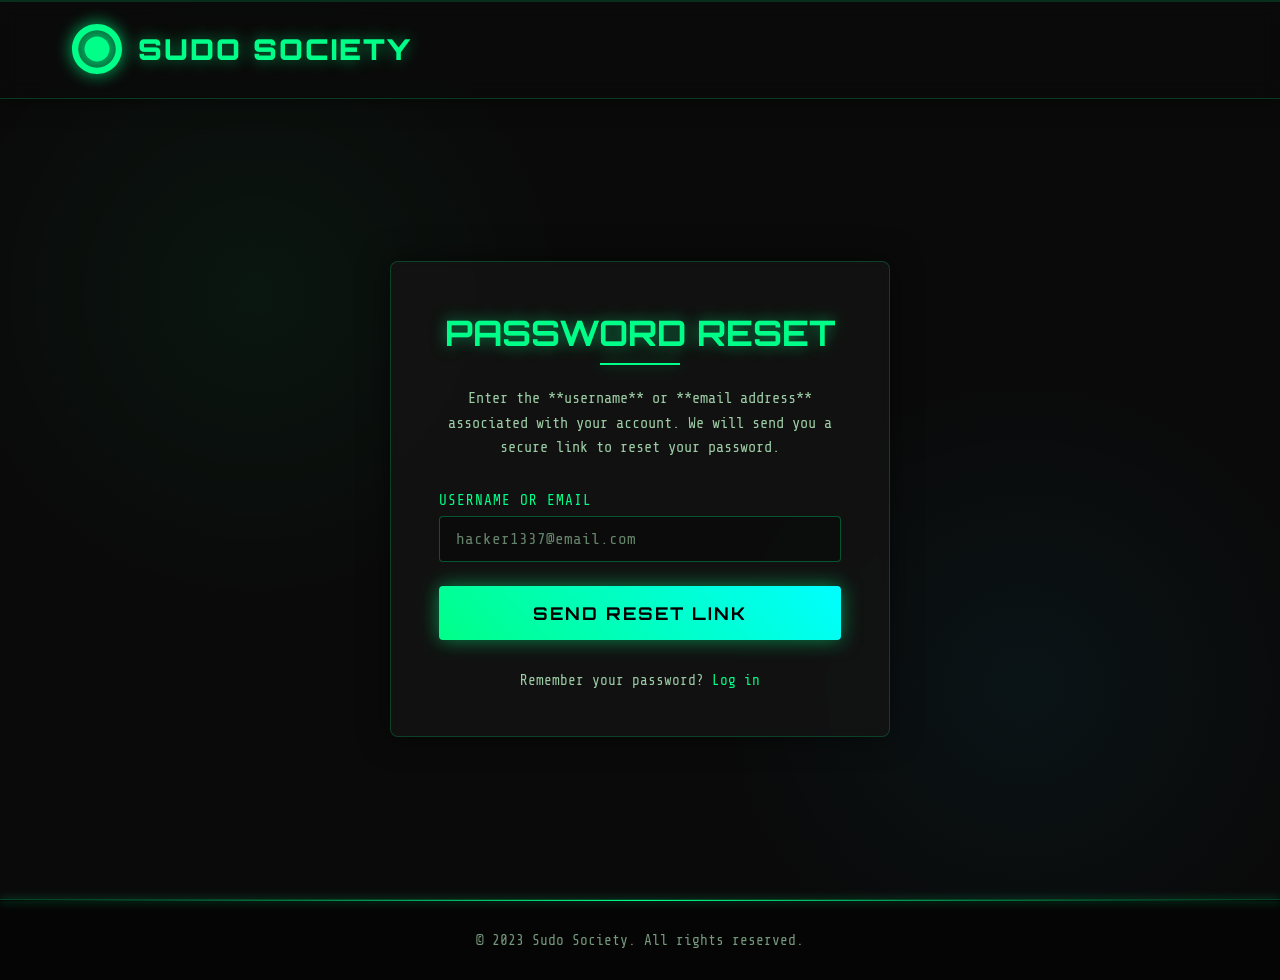
<file: forgot-password.html>
<!DOCTYPE html>
<html lang="en">
<head>
  <meta charset="UTF-8">
  <meta name="viewport" content="width=device-width, initial-scale=1.0">
  <title>Forgot Password | Sudo Society CTF</title>
  <link href="https://fonts.googleapis.com/css2?family=Orbitron:wght@700;900&family=Share+Tech+Mono&display=swap" rel="stylesheet">
  <link rel="stylesheet" href="assets/css/forgot-password.css">
</head>
<body>
  <div class="scanline"></div>

  <header>
    <div class="container">
      <div class="header-content">
        <div class="logo" onclick="window.location.href='index.html'">
          <img src="[data-uri]" alt="Sudo Society Logo" class="logo-img">
          <span class="logo-text">Sudo Society</span>
        </div>
      </div>
    </div>
  </header>

  <main>
    <section class="forgot-password-container">
      <div class="container">
        <div class="forgot-password-box">
          <h1 class="forgot-password-title">PASSWORD RESET</h1>
          <p class="forgot-password-info">
            Enter the **username** or **email address** associated with your account. We will send you a secure link to reset your password.
          </p>
          <form id="forgotPasswordForm">
            <div class="form-group">
              <label for="username-email">USERNAME OR EMAIL</label>
              <input type="text" id="username-email" class="form-control" placeholder="hacker1337@email.com" required>
              <div class="error-message">Please enter your username or email</div>
            </div>

            <button type="submit" class="submit-btn" id="resetBtn">SEND RESET LINK</button>

            <div class="login-link">
              Remember your password? <a href="login.html">Log in</a>
            </div>
          </form>
        </div>
      </div>
    </section>
  </main>

  <footer>
    <div class="container">
      <p class="copyright">© 2023 Sudo Society. All rights reserved.</p>
    </div>
  </footer>

  <script src="assets/js/forgot=password.js"></script>
</body>
</html>
</file>
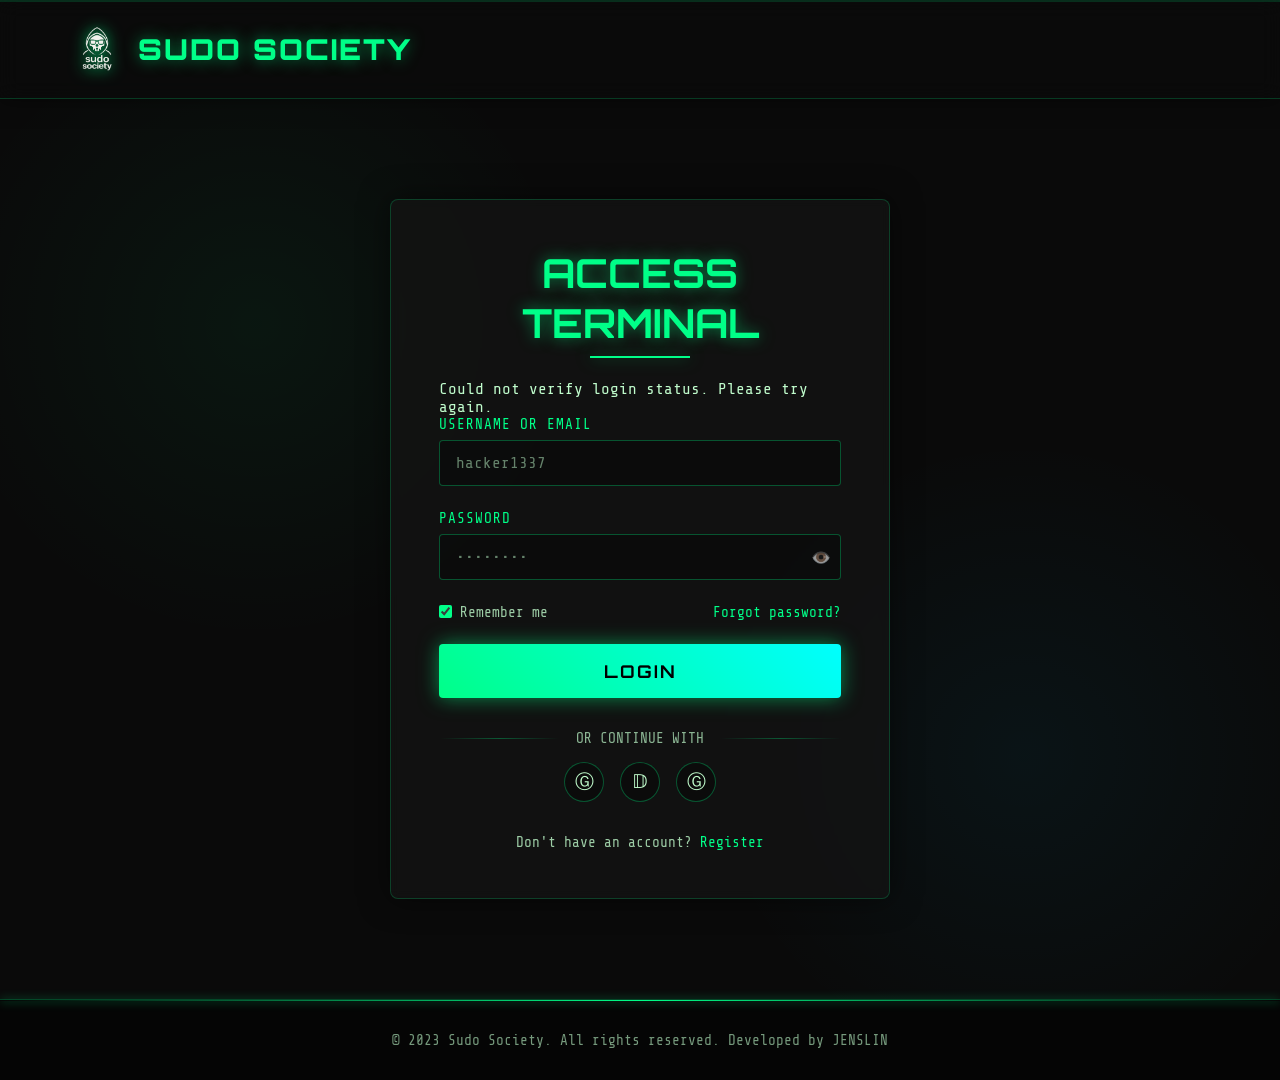
<file: login.html>
<!DOCTYPE html>
<html lang="en">
<head>
  <meta charset="UTF-8">
  <meta name="viewport" content="width=device-width, initial-scale=1.0">
  <title>Login | Sudo Society CTF</title>
  <link href="https://fonts.googleapis.com/css2?family=Orbitron:wght@700;900&family=Share+Tech+Mono&display=swap" rel="stylesheet">
  <!-- Assuming assets/css/login.css exists and contains your styling -->
  <link rel="stylesheet" href="assets/css/login.css">
  <!-- <style>
    /* Basic CSS for login.css if not already present, or to override for testing */
    body {
        font-family: 'Share Tech Mono', monospace;
        background-color: #0a0a0a;
        color: #00ff88;
        display: flex;
        flex-direction: column;
        min-height: 100vh;
        margin: 0;
        overflow-x: hidden;
        background-image: radial-gradient(circle at 20% 30%, rgba(0, 255, 136, 0.05) 0%, transparent 25%),
                          radial-gradient(circle at 80% 70%, rgba(0, 200, 255, 0.05) 0%, transparent 25%);
    }
    .scanline {
        position: fixed;
        top: 0;
        left: 0;
        width: 100%;
        height: 2px;
        background: linear-gradient(to bottom, transparent, rgba(0, 255, 136, 0.5), transparent);
        animation: scan 4s linear infinite;
        z-index: 1000;
        pointer-events: none;
        opacity: 0.3;
    }
    @keyframes scan {
        0% { top: -2px; }
        100% { top: 100%; }
    }
    header {
        padding: 1rem 0;
        border-bottom: 1px solid rgba(0, 255, 136, 0.2);
        background: rgba(10, 10, 10, 0.95);
        backdrop-filter: blur(10px);
        position: sticky;
        top: 0;
        z-index: 100;
        box-shadow: 0 0 20px rgba(0, 0, 0, 0.5);
    }
    .container {
        max-width: 1200px;
        margin: 0 auto;
        padding: 0 1rem;
        width: 100%;
    }
    .header-content {
        display: flex;
        justify-content: space-between;
        align-items: center;
    }
    .logo {
        display: flex;
        align-items: center;
        gap: 1rem;
        cursor: pointer;
    }
    .logo-img {
        height: 40px;
        filter: drop-shadow(0 0 8px #00ff88);
    }
    .logo-text {
        font-family: 'Orbitron', sans-serif;
        font-weight: 900;
        font-size: 1.5rem;
        color: #00ff88;
        text-transform: uppercase;
        letter-spacing: 2px;
        text-shadow: 0 0 15px rgba(0, 255, 136, 0.5);
    }
    main {
        flex-grow: 1;
        display: flex;
        justify-content: center;
        align-items: center;
        padding: 2rem 0;
    }
    .login-container {
        width: 100%;
        display: flex;
        justify-content: center;
        align-items: center;
    }
    .login-box {
        background: rgba(20, 20, 20, 0.7);
        border: 1px solid #00ffff;
        border-radius: 10px;
        padding: 3rem 2rem;
        max-width: 450px;
        width: 100%;
        box-shadow: 0 0 30px rgba(0, 255, 255, 0.6);
        text-align: center;
        backdrop-filter: blur(5px);
    }
    .login-title {
        font-family: 'Orbitron', sans-serif;
        color: #00ffff;
        font-size: 2.2rem;
        margin-bottom: 2rem;
        text-shadow: 0 0 15px rgba(0, 255, 255, 0.5);
    }
    .form-group {
        margin-bottom: 1.5rem;
        text-align: left;
        position: relative;
    }
    .form-group label {
        display: block;
        margin-bottom: 0.5rem;
        color: #c0fccc;
        font-size: 0.9rem;
        letter-spacing: 0.5px;
    }
    .form-control {
        width: 100%;
        padding: 0.8rem 1rem;
        background: rgba(0, 0, 0, 0.6);
        border: 1px solid rgba(0, 255, 136, 0.3);
        border-radius: 5px;
        color: #00ff88;
        font-family: 'Share Tech Mono', monospace;
        font-size: 1rem;
        outline: none;
        transition: border-color 0.3s ease, box-shadow 0.3s ease;
    }
    .form-control::placeholder {
        color: rgba(192, 252, 204, 0.5);
    }
    .form-control:focus {
        border-color: #00ff88;
        box-shadow: 0 0 10px rgba(0, 255, 136, 0.5);
    }
    .password-container {
        position: relative;
        width: 100%;
    }
    .password-container input {
        padding-right: 2.5rem; /* Space for toggle icon */
    }
    .toggle-password {
        position: absolute;
        right: 10px;
        top: 50%;
        transform: translateY(-50%);
        cursor: pointer;
        color: rgba(0, 255, 136, 0.7);
        font-size: 1.1rem;
        user-select: none;
    }
    .login-options {
        display: flex;
        justify-content: space-between;
        align-items: center;
        margin-bottom: 1.5rem;
        font-size: 0.9rem;
    }
    .remember-me input[type="checkbox"] {
        margin-right: 0.5rem;
    }
    .remember-me label {
        color: #c0fccc;
        cursor: pointer;
    }
    .forgot-password {
        color: #00ffff;
        text-decoration: none;
        transition: color 0.3s ease;
    }
    .forgot-password:hover {
        color: #00ff88;
    }
    .submit-btn {
        width: 100%;
        padding: 1rem;
        background: linear-gradient(45deg, #00ff88, #00ffff);
        border: none;
        border-radius: 5px;
        color: #0a0a0a;
        font-family: 'Orbitron', sans-serif;
        font-weight: 700;
        font-size: 1.2rem;
        cursor: pointer;
        transition: all 0.3s ease;
        text-transform: uppercase;
        box-shadow: 0 0 20px rgba(0, 255, 136, 0.5);
    }
    .submit-btn:hover {
        box-shadow: 0 0 30px rgba(0, 255, 136, 0.8);
        transform: translateY(-2px);
    }
    .submit-btn:disabled {
        background: #555;
        box-shadow: none;
        cursor: not-allowed;
        color: #bbb;
    }
    .social-login {
        margin-top: 2rem;
        border-top: 1px solid rgba(0, 255, 136, 0.1);
        padding-top: 1.5rem;
    }
    .social-title {
        color: rgba(192, 252, 204, 0.7);
        font-size: 0.9rem;
        margin-bottom: 1rem;
    }
    .social-buttons {
        display: flex;
        justify-content: center;
        gap: 1rem;
    }
    .social-btn {
        width: 45px;
        height: 45px;
        background: rgba(0, 0, 0, 0.6);
        border: 1px solid rgba(0, 255, 255, 0.3);
        border-radius: 50%;
        display: flex;
        justify-content: center;
        align-items: center;
        font-size: 1.5rem;
        color: #00ffff;
        cursor: pointer;
        transition: all 0.3s ease;
        box-shadow: 0 0 10px rgba(0, 255, 255, 0.3);
    }
    .social-btn:hover {
        background: #00ffff;
        color: #0a0a0a;
        box-shadow: 0 0 20px rgba(0, 255, 255, 0.7);
    }
    .register-link {
        margin-top: 2rem;
        font-size: 0.9rem;
        color: #c0fccc;
    }
    .register-link a {
        color: #00ffff;
        text-decoration: none;
        transition: color 0.3s ease;
    }
    .register-link a:hover {
        color: #00ff88;
    }
    .message-box {
        margin-top: 15px;
        padding: 10px;
        border-radius: 5px;
        font-size: 0.9em;
        text-align: center;
    }
    .message-box.success {
        background-color: rgba(0, 255, 136, 0.15);
        border: 1px solid #00ff88;
        color: #00ff88;
    }
    .message-box.error {
        background-color: rgba(255, 0, 200, 0.15);
        border: 1px solid #ff00c8;
        color: #ff00c8;
    }

    /* Error message under form fields */
    .form-group .error-message {
        color: var(--neon-pink);
        font-size: 0.8em;
        margin-top: 5px;
        display: none; /* Hidden by default */
    }

    .form-group.error .error-message {
        display: block; /* Show when 'error' class is on form-group */
    }

    .form-group.error .form-control {
        border-color: var(--neon-pink);
        box-shadow: 0 0 5px rgba(255, 0, 200, 0.5);
    }

    footer {
        padding: 1rem 0;
        text-align: center;
        border-top: 1px solid rgba(0, 255, 136, 0.1);
        margin-top: auto; /* Pushes footer to the bottom */
        background: rgba(10, 10, 10, 0.9);
        backdrop-filter: blur(5px);
    }
    .copyright {
        color: rgba(192, 252, 204, 0.6);
        font-size: 0.8rem;
    }

    @media (max-width: 600px) {
        .login-box {
            padding: 2rem 1rem;
        }
        .login-title {
            font-size: 1.8rem;
        }
        .submit-btn {
            font-size: 1rem;
            padding: 0.8rem;
        }
    }
  </style> -->
</head>
<body>
  <div class="scanline"></div>

  <header>
    <div class="container">
      <div class="header-content">
        <div class="logo" onclick="window.location.href='index.html'">
          <img src="sudo_society.png" alt="Sudo Society Logo" class="logo-img">
          <span class="logo-text">Sudo Society</span>
        </div>
      </div>
    </div>
  </header>

  <main>
    <section class="login-container">
      <div class="container">
        <div class="login-box">
          <h1 class="login-title">ACCESS TERMINAL</h1>

          <!-- Message box for login results -->
          <div class="message-box" id="loginMessageBox" style="display: none;">
            <p id="loginMessageText"></p>
          </div>

          <form id="loginForm"> <!-- Removed method="POST" action="login.php" to use JS fetch -->
            <div class="form-group">
              <label for="username">USERNAME OR EMAIL</label>
              <input type="text" id="username" name="identifier" class="form-control" placeholder="hacker1337" required>
              <div class="error-message">Please enter your username or email</div>
            </div>
            
            <div class="form-group">
              <label for="password">PASSWORD</label>
              <div class="password-container">
                <input type="password" id="password" name="password" class="form-control" placeholder="••••••••" required>
                <span class="toggle-password" id="togglePassword">👁️</span>
              </div>
              <div class="error-message">Please enter your password</div>
            </div>
            
            <div class="login-options">
              <div class="remember-me">
                <input type="checkbox" id="remember" checked>
                <label for="remember">Remember me</label>
              </div>
              <a href="forgot-password.html" class="forgot-password">Forgot password?</a>
            </div>
            
            <button type="submit" class="submit-btn" id="loginBtn">LOGIN</button>
            
            <div class="social-login">
              <div class="social-title">OR CONTINUE WITH</div>
              <div class="social-buttons">
                <div class="social-btn" title="GitHub">Ⓖ</div>
                <div class="social-btn" title="Discord">𝔻</div>
                <div class="social-btn" title="Google">Ⓖ</div>
              </div>
            </div>
            
            <div class="register-link">
              Don't have an account? <a href="register.html">Register</a>
            </div>
          </form>
        </div>
      </div>
    </section>
  </main>

  <footer>
    <div class="container">
      <p class="copyright">© 2023 Sudo Society. All rights reserved. Developed by JENSLIN</p>
    </div>
  </footer>

  <script>
    // --- Configuration ---
    const API_URL = 'http://192.168.1.2/Sudo_society/api/login.php'; // <--- **VERIFY AND ADJUST THIS LINE!**

    // DOM Elements
    const loginForm = document.getElementById('loginForm');
    const usernameInput = document.getElementById('username');
    const passwordInput = document.getElementById('password');
    const loginBtn = document.getElementById('loginBtn');
    const togglePassword = document.getElementById('togglePassword');
    const loginMessageBox = document.getElementById('loginMessageBox');
    const loginMessageText = document.getElementById('loginMessageText');

    // --- Helper Function to Display Messages ---
    function showLoginMessage(message, type) {
        loginMessageText.textContent = message;
        loginMessageBox.className = 'message-box ' + type;
        loginMessageBox.style.display = 'block';
        setTimeout(() => {
            loginMessageBox.style.display = 'none';
        }, 3000); // Hide message after 3 seconds
    }

    // --- Login Form Submission Handler ---
    loginForm.addEventListener('submit', async (e) => {
        e.preventDefault(); // Prevent default form submission

        // Basic client-side validation
        let isValid = true;
        if (usernameInput.value.trim() === '') {
            usernameInput.parentElement.classList.add('error');
            isValid = false;
        } else {
            usernameInput.parentElement.classList.remove('error');
            usernameInput.parentElement.classList.add('success');
        }

        if (passwordInput.value.trim() === '') {
            passwordInput.parentElement.classList.add('error');
            isValid = false;
        } else {
            passwordInput.parentElement.classList.remove('error');
            passwordInput.parentElement.classList.add('success');
        }

        if (!isValid) {
            showLoginMessage("Please fill in all required fields.", "error");
            return;
        }

        // Disable button and show loading state
        loginBtn.disabled = true;
        loginBtn.textContent = 'AUTHENTICATING...';
        loginBtn.style.background = 'linear-gradient(45deg, #00ffff, #00ff88)'; // Change color to indicate processing

        const identifier = usernameInput.value.trim();
        const password = passwordInput.value.trim();

        try {
            const response = await fetch(`${API_URL}?action=login`, {
                method: 'POST',
                headers: {
                    'Content-Type': 'application/json'
                },
                body: JSON.stringify({ identifier, password })
            });

            const result = await response.json();

            if (result.success) {
                showLoginMessage(result.message || "Login successful!", "success");
                loginBtn.textContent = 'ACCESS GRANTED';
                loginBtn.style.background = 'linear-gradient(45deg, #00ff00, #00ff88)'; // Green for success

                setTimeout(() => {
                    window.location.href = 'http://192.168.1.2/Sudo_society_beta/dashboard.php'; // Redirect to challenges page
                }, 1500); // Wait a bit before redirecting
            } else {
                showLoginMessage(result.message || "Invalid username/email or password.", "error");
                loginBtn.textContent = 'ACCESS NOT GRANTED';
                loginBtn.style.background = 'linear-gradient(#ff0011, #ff0011, #ff0011)'; // Red for failure

                setTimeout(() => {
                    loginBtn.textContent = 'LOGIN';
                    loginBtn.style.background = 'linear-gradient(45deg, #00ff88, #00ffff)'; // Reset button style
                    loginBtn.disabled = false;
                }, 1500); // Reset button after a delay
            }
        } catch (error) {
            console.error('Login API call failed:', error);
            showLoginMessage("An error occurred during login. Please try again.", "error");
            loginBtn.textContent = 'LOGIN';
            loginBtn.style.background = 'linear-gradient(45deg, #00ff88, #00ffff)'; // Reset button style
            loginBtn.disabled = false;
        }
    });

    // --- Other UI Interactions ---

    // Toggle password visibility
    togglePassword.addEventListener('click', function () {
      const type = passwordInput.getAttribute('type') === 'password' ? 'text' : 'password';
      passwordInput.setAttribute('type', type);
      this.textContent = type === 'password' ? '👁️' : '🔒';
    });

    // Field validation on blur
    usernameInput.addEventListener('blur', function () {
      this.parentElement.classList.toggle('error', this.value.trim() === '');
      this.parentElement.classList.toggle('success', this.value.trim() !== '');
    });

    passwordInput.addEventListener('blur', function () {
      this.parentElement.classList.toggle('error', this.value.trim() === '');
      this.parentElement.classList.toggle('success', this.value.trim() !== '');
    });

    // Button hover effect (re-added for clarity, though CSS handles most)
    loginBtn.addEventListener('mouseenter', () => {
      if (!loginBtn.disabled) {
        loginBtn.style.boxShadow = '0 0 30px rgba(0, 255, 136, 0.8)';
      }
    });

    loginBtn.addEventListener('mouseleave', () => {
      if (!loginBtn.disabled) {
        loginBtn.style.boxShadow = '0 0 20px rgba(0, 255, 136, 0.5)';
      }
    });

    // Social button simulation (remains client-side for now)
    document.querySelectorAll('.social-btn').forEach(btn => {
      btn.addEventListener('click', function () {
        this.textContent = '...';
        setTimeout(() => {
          this.textContent = this.getAttribute('title')[0];
          window.location.href = 'http://192.168.1.2/Sudo_society_beta/dashboard.php'; // Or relevant social login redirect
        }, 1000);
      });
    });

    // --- Initial Check on Page Load ---
    // This will check if the user is already logged in when they visit login.html
    document.addEventListener('DOMContentLoaded', async () => {
        console.log("Login page loaded. Checking login status...");
        try {
            const response = await fetch(`${API_URL}?action=checkLoginStatus`);
            const result = await response.json();

            if (result.success && result.loggedIn) {
                console.log("User is already logged in:", result.user.username);
                showLoginMessage(`Welcome back, ${result.user.username}! Redirecting...`, "success");
                loginBtn.disabled = true;
                loginBtn.textContent = 'ALREADY LOGGED IN';
                loginBtn.style.background = 'linear-gradient(45deg, #00ff00, #00ff88)';
                setTimeout(() => {
                    window.location.href = 'http://192.168.1.2/Sudo_society_beta/dashboard.php'; // Redirect to challenges page
                }, 1500);
            } else {
                console.log("User is not logged in.");
                // Ensure button is enabled and styled correctly if not logged in
                loginBtn.disabled = false;
                loginBtn.textContent = 'LOGIN';
                loginBtn.style.background = 'linear-gradient(45deg, #00ff88, #00ffff)';
            }
        } catch (error) {
            console.error("Error checking login status:", error);
            showLoginMessage("Could not verify login status. Please try again.", "error");
            loginBtn.disabled = false;
            loginBtn.textContent = 'LOGIN';
            loginBtn.style.background = 'linear-gradient(45deg, #00ff88, #00ffff)';
        }
    });
  </script>
</body>
</html>
</file>
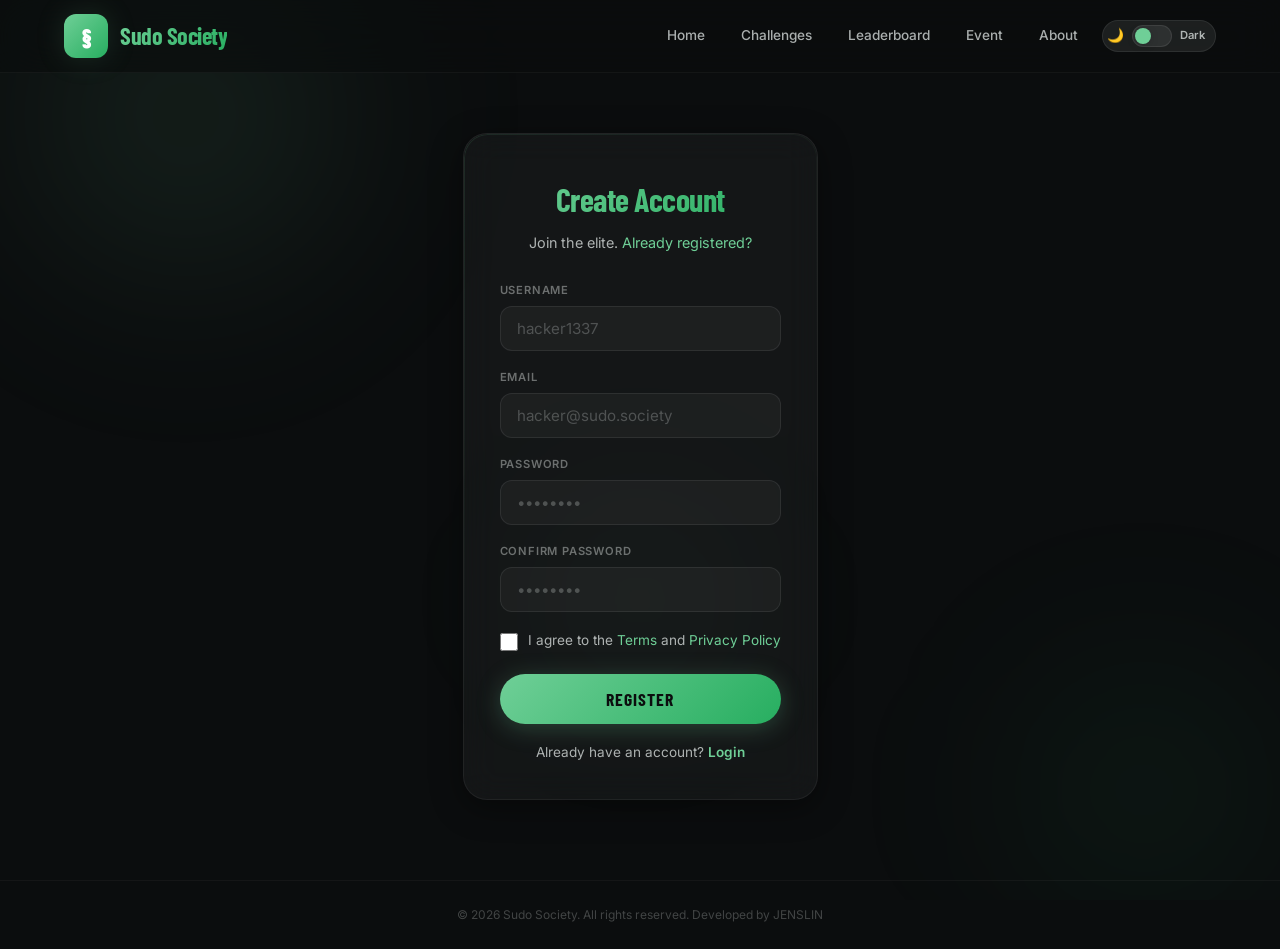
<file: register.html>
<!DOCTYPE html>
<html lang="en">
<head>
    <meta charset="UTF-8" />
    <meta name="viewport" content="width=device-width, initial-scale=1.0" />
    <title>Register | Sudo Society CTF</title>
    <link href="https://fonts.googleapis.com/css2?family=Inter:opsz,wght@14..32,400;14..32,500;14..32,600;14..32,700;14..32,800;14..32,900&family=Barlow+Condensed:wght@400;500;600;700;800&display=swap" rel="stylesheet" />
    <style>
        /* ============================================================
                   CSS VARIABLES (DARK MODE DEFAULT)
                   ============================================================ */
        :root {
            --bg-primary: #0b0d0e;
            --bg-secondary: rgba(255, 255, 255, 0.03);
            --text-primary: #f0f5f3;
            --text-secondary: rgba(240, 245, 243, 0.70);
            --text-muted: rgba(240, 245, 243, 0.40);

            --accent: #6fcf97;
            --accent-dim: rgba(111, 207, 151, 0.12);
            --accent-glow: 0 0 40px rgba(111, 207, 151, 0.10);
            --accent-gradient: linear-gradient(135deg, #6fcf97, #27ae60);

            --glass-bg: rgba(255, 255, 255, 0.04);
            --glass-border: rgba(255, 255, 255, 0.06);
            --glass-shadow: 0 8px 32px rgba(0, 0, 0, 0.40);

            --orb-1: rgba(111, 207, 151, 0.12);
            --orb-2: rgba(46, 204, 113, 0.08);
            --orb-3: rgba(111, 207, 151, 0.06);

            --border-subtle: rgba(255, 255, 255, 0.04);
            --input-bg: rgba(255, 255, 255, 0.04);
            --input-border: rgba(255, 255, 255, 0.08);
            --input-focus: rgba(111, 207, 151, 0.25);

            --btn-primary-bg: linear-gradient(135deg, #6fcf97, #27ae60);
            --btn-primary-color: #0b0d0e;
            --btn-primary-shadow: 0 4px 24px rgba(111, 207, 151, 0.25);

            --logo-bg: linear-gradient(135deg, #6fcf97, #27ae60);
            --logo-text-gradient: linear-gradient(135deg, #6fcf97, #27ae60);

            --toggle-bg: rgba(255, 255, 255, 0.08);
            --toggle-dot: #6fcf97;
            --toggle-border: rgba(255, 255, 255, 0.08);
            --toggle-icon: #f0f5f3;

            --scrollbar-track: #0b0d0e;
            --scrollbar-thumb: #6fcf97;

            --footer-border: rgba(255, 255, 255, 0.04);
            --error-color: #e74c3c;
            --success-color: #2ecc71;

            --font-primary: 'Inter', -apple-system, BlinkMacSystemFont, sans-serif;
            --font-display: 'Barlow Condensed', 'Inter', sans-serif;

            --header-bg: rgba(11, 13, 14, 0.70);
        }

        /* ============================================================
                   LIGHT MODE
                   ============================================================ */
        body.light {
            --bg-primary: #f4f7f6;
            --bg-secondary: rgba(0, 0, 0, 0.02);
            --text-primary: #141817;
            --text-secondary: rgba(20, 24, 23, 0.72);
            --text-muted: rgba(20, 24, 23, 0.45);

            --accent: #c0392b;
            --accent-dim: rgba(192, 57, 43, 0.08);
            --accent-glow: 0 0 40px rgba(192, 57, 43, 0.06);
            --accent-gradient: linear-gradient(135deg, #c0392b, #a93226);

            --glass-bg: rgba(255, 255, 255, 0.60);
            --glass-border: rgba(0, 0, 0, 0.05);
            --glass-shadow: 0 8px 32px rgba(0, 0, 0, 0.05);

            --orb-1: rgba(192, 57, 43, 0.06);
            --orb-2: rgba(180, 40, 30, 0.04);
            --orb-3: rgba(192, 57, 43, 0.03);

            --border-subtle: rgba(0, 0, 0, 0.04);
            --input-bg: rgba(0, 0, 0, 0.02);
            --input-border: rgba(0, 0, 0, 0.08);
            --input-focus: rgba(192, 57, 43, 0.15);

            --btn-primary-bg: linear-gradient(135deg, #c0392b, #a93226);
            --btn-primary-color: #ffffff;
            --btn-primary-shadow: 0 4px 24px rgba(192, 57, 43, 0.20);

            --logo-bg: linear-gradient(135deg, #c0392b, #a93226);
            --logo-text-gradient: linear-gradient(135deg, #c0392b, #a93226);

            --toggle-bg: rgba(0, 0, 0, 0.06);
            --toggle-dot: #c0392b;
            --toggle-border: rgba(0, 0, 0, 0.06);
            --toggle-icon: #141817;

            --scrollbar-track: #f4f7f6;
            --scrollbar-thumb: #c0392b;

            --footer-border: rgba(0, 0, 0, 0.04);
            --error-color: #c0392b;
            --success-color: #27ae60;

            --header-bg: rgba(244, 247, 246, 0.80);
        }

        /* ============================================================
                   RESET & BASE
                   ============================================================ */
        *,
        *::before,
        *::after {
            margin: 0;
            padding: 0;
            box-sizing: border-box;
        }

        html {
            scroll-behavior: smooth;
        }

        body {
            font-family: var(--font-primary);
            background: var(--bg-primary);
            color: var(--text-primary);
            min-height: 100vh;
            line-height: 1.6;
            overflow-x: hidden;
            transition: background 0.5s ease, color 0.4s ease;
            display: flex;
            flex-direction: column;
        }

        /* ============================================================
                   AMBIENT BACKGROUND ORBS
                   ============================================================ */
        .ambient {
            position: fixed;
            inset: 0;
            z-index: 0;
            pointer-events: none;
            overflow: hidden;
        }

        .ambient .orb {
            position: absolute;
            border-radius: 50%;
            filter: blur(80px);
            animation: orbFloat 18s ease-in-out infinite alternate;
            transition: background 0.8s ease, opacity 0.8s ease;
        }

        .ambient .orb:nth-child(1) {
            width: 500px;
            height: 500px;
            top: -15%;
            left: -5%;
            background: radial-gradient(circle, var(--orb-1), transparent 70%);
            animation-duration: 22s;
        }

        .ambient .orb:nth-child(2) {
            width: 400px;
            height: 400px;
            bottom: -10%;
            right: -5%;
            background: radial-gradient(circle, var(--orb-2), transparent 70%);
            animation-duration: 26s;
            animation-delay: -6s;
        }

        .ambient .orb:nth-child(3) {
            width: 300px;
            height: 300px;
            top: 50%;
            left: 50%;
            transform: translateX(-50%);
            background: radial-gradient(circle, var(--orb-3), transparent 70%);
            animation-duration: 20s;
            animation-delay: -10s;
        }

        @keyframes orbFloat {
            0% {
                transform: translate(0, 0) scale(1);
            }
            33% {
                transform: translate(40px, -30px) scale(1.05);
            }
            66% {
                transform: translate(-20px, 40px) scale(0.95);
            }
            100% {
                transform: translate(20px, -20px) scale(1.02);
            }
        }

        /* ============================================================
                   SCROLLBAR
                   ============================================================ */
        ::-webkit-scrollbar {
            width: 6px;
        }
        ::-webkit-scrollbar-track {
            background: var(--scrollbar-track);
        }
        ::-webkit-scrollbar-thumb {
            background: var(--scrollbar-thumb);
            border-radius: 10px;
        }

        /* ============================================================
                   CONTAINER
                   ============================================================ */
        .container {
            max-width: 1200px;
            margin: 0 auto;
            padding: 0 24px;
            position: relative;
            z-index: 1;
        }

        /* ============================================================
                   HEADER
                   ============================================================ */
        header {
            position: sticky;
            top: 0;
            z-index: 100;
            padding: 14px 0;
            background: var(--header-bg);
            backdrop-filter: blur(20px);
            -webkit-backdrop-filter: blur(20px);
            border-bottom: 1px solid var(--border-subtle);
            transition: background 0.5s ease, border-color 0.4s ease;
        }

        .header-inner {
            display: flex;
            justify-content: space-between;
            align-items: center;
            flex-wrap: wrap;
            gap: 16px;
        }

        .logo {
            display: flex;
            align-items: center;
            gap: 12px;
            cursor: pointer;
            text-decoration: none;
            transition: opacity 0.3s ease;
        }

        .logo:hover {
            opacity: 0.85;
        }

        .logo-icon {
            width: 44px;
            height: 44px;
            border-radius: 12px;
            background: var(--logo-bg);
            display: flex;
            align-items: center;
            justify-content: center;
            font-weight: 900;
            font-size: 20px;
            color: #fff;
            box-shadow: 0 0 30px rgba(111, 207, 151, 0.15);
            transition: background 0.5s ease, box-shadow 0.4s ease;
            font-family: var(--font-display);
        }

        body.light .logo-icon {
            color: #fff;
            box-shadow: 0 0 30px rgba(192, 57, 43, 0.12);
        }

        .logo-text {
            font-family: var(--font-display);
            font-weight: 700;
            font-size: 1.5rem;
            letter-spacing: -0.5px;
            background: var(--logo-text-gradient);
            -webkit-background-clip: text;
            -webkit-text-fill-color: transparent;
            background-clip: text;
            transition: background 0.5s ease;
        }

        nav {
            display: flex;
            gap: 4px;
            flex-wrap: wrap;
            align-items: center;
        }

        nav a {
            color: var(--text-secondary);
            text-decoration: none;
            font-size: 0.85rem;
            font-weight: 500;
            padding: 8px 16px;
            border-radius: 40px;
            transition: color 0.3s ease, background 0.3s ease;
            position: relative;
        }

        nav a:hover {
            color: var(--text-primary);
            background: var(--bg-secondary);
        }

        nav a.active {
            color: var(--accent);
            background: var(--accent-dim);
        }

        /* ============================================================
                   THEME TOGGLE
                   ============================================================ */
        .theme-toggle {
            display: flex;
            align-items: center;
            gap: 8px;
            cursor: pointer;
            padding: 4px 10px 4px 4px;
            border-radius: 40px;
            background: var(--toggle-bg);
            border: 1px solid var(--toggle-border);
            transition: background 0.4s ease, border-color 0.4s ease;
            user-select: none;
            margin-left: 4px;
        }

        .theme-toggle:hover {
            opacity: 0.85;
        }

        .toggle-track {
            position: relative;
            width: 40px;
            height: 22px;
            border-radius: 40px;
            background: var(--toggle-bg);
            border: 1px solid var(--toggle-border);
            transition: background 0.4s ease, border-color 0.4s ease;
            flex-shrink: 0;
        }

        .toggle-dot {
            position: absolute;
            top: 2px;
            left: 2px;
            width: 16px;
            height: 16px;
            border-radius: 50%;
            background: var(--toggle-dot);
            transition: transform 0.4s cubic-bezier(0.34, 1.56, 0.64, 1), background 0.4s ease;
            box-shadow: 0 2px 8px rgba(0, 0, 0, 0.15);
        }

        body.light .toggle-dot {
            transform: translateX(18px);
        }

        .toggle-label {
            font-size: 0.7rem;
            font-weight: 600;
            color: var(--text-secondary);
            letter-spacing: 0.3px;
            transition: color 0.4s ease;
        }

        .toggle-icon {
            font-size: 0.85rem;
            color: var(--toggle-icon);
            transition: color 0.4s ease;
        }

        /* ============================================================
                   REGISTER SECTION
                   ============================================================ */
        .register-section {
            flex: 1;
            display: flex;
            align-items: center;
            justify-content: center;
            padding: 60px 0 80px;
            min-height: calc(100vh - 140px);
        }

        .register-box {
            max-width: 480px;
            width: 100%;
            padding: 40px 36px 36px;
            background: var(--glass-bg);
            backdrop-filter: blur(16px);
            -webkit-backdrop-filter: blur(16px);
            border: 1px solid var(--glass-border);
            border-radius: 24px;
            box-shadow: var(--glass-shadow);
            transition: background 0.5s ease, border-color 0.4s ease, box-shadow 0.4s ease;
            position: relative;
            overflow: hidden;
        }

        .register-box::before {
            content: '';
            position: absolute;
            inset: 0;
            border-radius: inherit;
            padding: 1px;
            background: linear-gradient(135deg, var(--accent-dim), transparent 60%);
            -webkit-mask: linear-gradient(#fff 0 0) content-box, linear-gradient(#fff 0 0);
            mask: linear-gradient(#fff 0 0) content-box, linear-gradient(#fff 0 0);
            -webkit-mask-composite: xor;
            mask-composite: exclude;
            pointer-events: none;
            transition: background 0.5s ease;
        }

        .register-title {
            font-family: var(--font-display);
            font-size: 2rem;
            font-weight: 700;
            letter-spacing: -0.5px;
            text-align: center;
            margin-bottom: 6px;
            background: var(--section-title-gradient, var(--logo-text-gradient));
            -webkit-background-clip: text;
            -webkit-text-fill-color: transparent;
            background-clip: text;
            transition: background 0.5s ease;
        }

        .register-subtitle {
            text-align: center;
            color: var(--text-secondary);
            font-size: 0.9rem;
            margin-bottom: 28px;
            transition: color 0.4s ease;
        }

        .register-subtitle a {
            color: var(--accent);
            text-decoration: none;
            transition: color 0.3s ease;
        }

        .register-subtitle a:hover {
            opacity: 0.8;
        }

        /* ============================================================
                   MESSAGE BOX
                   ============================================================ */
        .message-box {
            padding: 12px 16px;
            border-radius: 12px;
            margin-bottom: 20px;
            font-size: 0.9rem;
            display: none;
            transition: all 0.3s ease;
        }

        .message-box.success {
            display: block;
            background: rgba(46, 204, 113, 0.12);
            border: 1px solid rgba(46, 204, 113, 0.20);
            color: #2ecc71;
        }

        .message-box.error {
            display: block;
            background: rgba(231, 76, 60, 0.12);
            border: 1px solid rgba(231, 76, 60, 0.20);
            color: #e74c3c;
        }

        body.light .message-box.success {
            background: rgba(46, 204, 113, 0.08);
            color: #1a8c4a;
        }

        body.light .message-box.error {
            background: rgba(192, 57, 43, 0.08);
            color: #a93226;
        }

        /* ============================================================
                   FORM
                   ============================================================ */
        .form-group {
            margin-bottom: 18px;
            position: relative;
        }

        .form-group label {
            display: block;
            font-size: 0.7rem;
            font-weight: 600;
            text-transform: uppercase;
            letter-spacing: 0.8px;
            color: var(--text-muted);
            margin-bottom: 6px;
            transition: color 0.4s ease;
        }

        .form-group .form-control {
            width: 100%;
            padding: 12px 16px;
            background: var(--input-bg);
            border: 1px solid var(--input-border);
            border-radius: 12px;
            color: var(--text-primary);
            font-family: var(--font-primary);
            font-size: 0.95rem;
            transition: border-color 0.3s ease, box-shadow 0.3s ease, background 0.4s ease, color 0.4s ease;
            outline: none;
        }

        .form-group .form-control::placeholder {
            color: var(--text-muted);
            opacity: 0.6;
        }

        .form-group .form-control:focus {
            border-color: var(--accent);
            box-shadow: 0 0 0 4px var(--input-focus);
        }

        .form-group .form-control.error {
            border-color: var(--error-color);
            box-shadow: 0 0 0 4px rgba(231, 76, 60, 0.12);
        }

        .form-group .form-control.success {
            border-color: var(--success-color);
        }

        .form-group .error-message {
            display: none;
            font-size: 0.75rem;
            color: var(--error-color);
            margin-top: 4px;
            transition: color 0.4s ease;
        }

        .form-group.error .error-message {
            display: block;
        }

        /* ============================================================
                   CHECKBOX
                   ============================================================ */
        .checkbox-group {
            display: flex;
            align-items: flex-start;
            gap: 10px;
            margin-bottom: 22px;
            margin-top: 4px;
        }

        .checkbox-group input[type="checkbox"] {
            width: 18px;
            height: 18px;
            margin-top: 3px;
            accent-color: var(--accent);
            cursor: pointer;
            flex-shrink: 0;
            border-radius: 4px;
            transition: accent-color 0.4s ease;
        }

        .checkbox-group label {
            font-size: 0.85rem;
            color: var(--text-secondary);
            cursor: pointer;
            transition: color 0.4s ease;
        }

        .checkbox-group label a {
            color: var(--accent);
            text-decoration: none;
            transition: color 0.3s ease;
        }

        .checkbox-group label a:hover {
            opacity: 0.8;
        }

        .checkbox-group .error-message {
            display: none;
            font-size: 0.75rem;
            color: var(--error-color);
            margin-top: 4px;
            transition: color 0.4s ease;
        }

        .checkbox-group.error .error-message {
            display: block;
        }

        /* ============================================================
                   BUTTON
                   ============================================================ */
        .submit-btn {
            width: 100%;
            padding: 14px;
            border: none;
            border-radius: 60px;
            font-family: var(--font-display);
            font-weight: 700;
            font-size: 1.1rem;
            letter-spacing: 1px;
            text-transform: uppercase;
            background: var(--btn-primary-bg);
            color: var(--btn-primary-color);
            box-shadow: var(--btn-primary-shadow);
            cursor: pointer;
            transition: transform 0.3s ease, box-shadow 0.3s ease, background 0.4s ease, color 0.4s ease, opacity 0.3s ease;
            position: relative;
            overflow: hidden;
        }

        .submit-btn:hover:not(:disabled) {
            transform: translateY(-2px) scale(1.01);
            box-shadow: 0 8px 40px rgba(111, 207, 151, 0.35);
        }

        body.light .submit-btn:hover:not(:disabled) {
            box-shadow: 0 8px 40px rgba(192, 57, 43, 0.25);
        }

        .submit-btn:disabled {
            opacity: 0.7;
            cursor: not-allowed;
            transform: none;
        }

        .submit-btn::before {
            content: '';
            position: absolute;
            top: 0;
            left: -100%;
            width: 100%;
            height: 100%;
            background: linear-gradient(90deg, transparent, rgba(255, 255, 255, 0.10), transparent);
            transition: left 0.5s ease;
        }

        .submit-btn:hover:not(:disabled)::before {
            left: 100%;
        }

        .submit-btn .btn-loader {
            display: none;
            width: 20px;
            height: 20px;
            border: 2px solid rgba(255, 255, 255, 0.2);
            border-top-color: currentColor;
            border-radius: 50%;
            animation: spin 0.7s linear infinite;
            margin: 0 auto;
        }

        .submit-btn.loading .btn-loader {
            display: block;
        }
        .submit-btn.loading .btn-text {
            display: none;
        }

        @keyframes spin {
            to {
                transform: rotate(360deg);
            }
        }

        /* ============================================================
                   LOGIN LINK
                   ============================================================ */
        .login-link {
            text-align: center;
            margin-top: 18px;
            font-size: 0.85rem;
            color: var(--text-secondary);
            transition: color 0.4s ease;
        }

        .login-link a {
            color: var(--accent);
            text-decoration: none;
            font-weight: 600;
            transition: color 0.3s ease;
        }

        .login-link a:hover {
            opacity: 0.8;
        }

        /* ============================================================
                   FOOTER
                   ============================================================ */
        footer {
            padding: 24px 0;
            border-top: 1px solid var(--footer-border);
            text-align: center;
            transition: border-color 0.4s ease;
            margin-top: auto;
        }

        .footer-copy {
            color: var(--text-muted);
            font-size: 0.75rem;
            opacity: 0.6;
            transition: color 0.4s ease;
        }

        /* ============================================================
                   RESPONSIVE
                   ============================================================ */
        @media (max-width: 768px) {
            .header-inner {
                flex-direction: column;
                align-items: stretch;
                gap: 12px;
            }

            .logo {
                justify-content: center;
            }

            nav {
                justify-content: center;
            }

            nav a {
                font-size: 0.8rem;
                padding: 6px 14px;
            }

            .theme-toggle {
                padding: 4px 8px 4px 4px;
            }

            .toggle-track {
                width: 36px;
                height: 20px;
            }

            .toggle-dot {
                width: 14px;
                height: 14px;
                top: 2px;
                left: 2px;
            }

            body.light .toggle-dot {
                transform: translateX(16px);
            }

            .register-section {
                padding: 40px 0 60px;
                min-height: calc(100vh - 120px);
            }

            .register-box {
                padding: 28px 20px 24px;
            }

            .register-title {
                font-size: 1.6rem;
            }
        }

        @media (max-width: 480px) {
            .container {
                padding: 0 16px;
            }

            .register-box {
                padding: 24px 16px 20px;
                border-radius: 16px;
            }

            .register-title {
                font-size: 1.4rem;
            }

            .form-group .form-control {
                padding: 10px 14px;
                font-size: 0.9rem;
            }

            .submit-btn {
                padding: 12px;
                font-size: 1rem;
            }
        }

        /* ============================================================
                   ANIMATIONS
                   ============================================================ */
        .fade-up {
            opacity: 0;
            transform: translateY(20px);
            animation: fadeUp 0.7s ease forwards;
        }

        @keyframes fadeUp {
            to {
                opacity: 1;
                transform: translateY(0);
            }
        }

        .pulse-ring {
            position: relative;
        }

        .pulse-ring::after {
            content: '';
            position: absolute;
            inset: -4px;
            border-radius: 60px;
            border: 1px solid rgba(111, 207, 151, 0.12);
            animation: ringPulse 2s ease-out infinite;
            pointer-events: none;
            transition: border-color 0.4s ease;
        }

        body.light .pulse-ring::after {
            border-color: rgba(192, 57, 43, 0.12);
        }

        @keyframes ringPulse {
            0% {
                transform: scale(1);
                opacity: 1;
            }
            100% {
                transform: scale(1.10);
                opacity: 0;
            }
        }
    </style>
</head>
<body>

    <!-- ===== AMBIENT ORBS ===== -->
    <div class="ambient" aria-hidden="true">
        <div class="orb"></div>
        <div class="orb"></div>
        <div class="orb"></div>
    </div>

    <!-- ===== HEADER ===== -->
    <header>
        <div class="container header-inner">
            <a href="index.html" class="logo">
                <span class="logo-icon">§</span>
                <span class="logo-text">Sudo Society</span>
            </a>
            <nav>
                <a href="index.html">Home</a>
                <a href="index.html#challenges">Challenges</a>
                <a href="index.html#leaderboard">Leaderboard</a>
                <a href="event.php">Event</a>
                <a href="index.html#about">About</a>

                <!-- Theme Toggle -->
                <div class="theme-toggle" id="themeToggle" role="button" tabindex="0" aria-label="Toggle theme">
                    <span class="toggle-icon" id="toggleIcon">🌙</span>
                    <div class="toggle-track">
                        <div class="toggle-dot"></div>
                    </div>
                    <span class="toggle-label" id="toggleLabel">Dark</span>
                </div>
            </nav>
        </div>
    </header>

    <!-- ===== REGISTER SECTION ===== -->
    <section class="register-section">
        <div class="container">
            <div class="register-box fade-up">
                <h1 class="register-title">Create Account</h1>
                <p class="register-subtitle">
                    Join the elite. <a href="login.html">Already registered?</a>
                </p>

                <!-- Message Box -->
                <div class="message-box" id="registerMessageBox">
                    <p id="registerMessageText"></p>
                </div>

                <!-- Form -->
                <form id="registerForm" novalidate>
                    <!-- Username -->
                    <div class="form-group" id="usernameGroup">
                        <label for="username">Username</label>
                        <input type="text" id="username" name="username" class="form-control" placeholder="hacker1337" required minlength="4" maxlength="16" autocomplete="username" />
                        <div class="error-message" id="usernameError">Username must be 4–16 characters.</div>
                    </div>

                    <!-- Email -->
                    <div class="form-group" id="emailGroup">
                        <label for="email">Email</label>
                        <input type="email" id="email" name="email" class="form-control" placeholder="hacker@sudo.society" required autocomplete="email" />
                        <div class="error-message" id="emailError">Please enter a valid email address.</div>
                    </div>

                    <!-- Password -->
                    <div class="form-group" id="passwordGroup">
                        <label for="password">Password</label>
                        <input type="password" id="password" name="password" class="form-control" placeholder="••••••••" required minlength="8" autocomplete="new-password" />
                        <div class="error-message" id="passwordError">Password must be at least 8 characters.</div>
                    </div>

                    <!-- Confirm Password -->
                    <div class="form-group" id="confirmGroup">
                        <label for="confirmPassword">Confirm Password</label>
                        <input type="password" id="confirmPassword" name="confirmPassword" class="form-control" placeholder="••••••••" required autocomplete="new-password" />
                        <div class="error-message" id="confirmPasswordError">Passwords do not match.</div>
                    </div>

                    <!-- Terms -->
                    <div class="checkbox-group" id="termsGroup">
                        <input type="checkbox" id="terms" required />
                        <label for="terms">
                            I agree to the <a href="#">Terms</a> and <a href="#">Privacy Policy</a>
                        </label>
                        <div class="error-message" id="termsError">You must agree to the terms.</div>
                    </div>

                    <!-- Submit -->
                    <button type="submit" class="submit-btn pulse-ring" id="registerBtn">
                        <span class="btn-text">Register</span>
                        <span class="btn-loader"></span>
                    </button>

                    <div class="login-link">
                        Already have an account? <a href="login.html">Login</a>
                    </div>
                </form>
            </div>
        </div>
    </section>

    <!-- ===== FOOTER ===== -->
    <footer>
        <div class="container">
            <p class="footer-copy">© 2026 Sudo Society. All rights reserved. Developed by JENSLIN</p>
        </div>
    </footer>

    <!-- ============================================================
    SCRIPT
    ============================================================ -->
    <script>
        (function() {
            'use strict';

            // ============================================================
            // CONFIGURATION
            // ============================================================
            const API_URL = 'http://192.168.1.2/Sudo_society/api/register.php';

            // ============================================================
            // DOM REFS
            // ============================================================
            const registerForm = document.getElementById('registerForm');
            const usernameInput = document.getElementById('username');
            const emailInput = document.getElementById('email');
            const passwordInput = document.getElementById('password');
            const confirmInput = document.getElementById('confirmPassword');
            const termsCheckbox = document.getElementById('terms');
            const registerBtn = document.getElementById('registerBtn');
            const msgBox = document.getElementById('registerMessageBox');
            const msgText = document.getElementById('registerMessageText');

            const usernameGroup = document.getElementById('usernameGroup');
            const emailGroup = document.getElementById('emailGroup');
            const passwordGroup = document.getElementById('passwordGroup');
            const confirmGroup = document.getElementById('confirmGroup');
            const termsGroup = document.getElementById('termsGroup');

            const usernameError = document.getElementById('usernameError');
            const emailError = document.getElementById('emailError');
            const passwordError = document.getElementById('passwordError');
            const confirmError = document.getElementById('confirmPasswordError');
            const termsError = document.getElementById('termsError');

            // ============================================================
            // THEME TOGGLE
            // ============================================================
            const toggle = document.getElementById('themeToggle');
            const toggleIcon = document.getElementById('toggleIcon');
            const toggleLabel = document.getElementById('toggleLabel');
            const body = document.body;

            const savedTheme = localStorage.getItem('sudo-theme');
            if (savedTheme === 'light') {
                body.classList.add('light');
                toggleIcon.textContent = '☀️';
                toggleLabel.textContent = 'Light';
            } else {
                toggleIcon.textContent = '🌙';
                toggleLabel.textContent = 'Dark';
            }

            function toggleTheme() {
                body.classList.toggle('light');
                const isLight = body.classList.contains('light');
                localStorage.setItem('sudo-theme', isLight ? 'light' : 'dark');
                toggleIcon.textContent = isLight ? '☀️' : '🌙';
                toggleLabel.textContent = isLight ? 'Light' : 'Dark';
            }

            toggle.addEventListener('click', toggleTheme);
            toggle.addEventListener('keydown', (e) => {
                if (e.key === 'Enter' || e.key === ' ') {
                    e.preventDefault();
                    toggleTheme();
                }
            });

            // ============================================================
            // MESSAGE HELPER
            // ============================================================
            function showMessage(message, type) {
                msgText.textContent = message;
                msgBox.className = 'message-box ' + type;
                msgBox.style.display = 'block';
                // Auto-hide after 6s, but only if not a success redirect
                if (type !== 'success') {
                    clearTimeout(msgBox._hideTimer);
                    msgBox._hideTimer = setTimeout(() => {
                        msgBox.style.display = 'none';
                    }, 6000);
                }
            }

            function hideMessage() {
                msgBox.style.display = 'none';
                clearTimeout(msgBox._hideTimer);
            }

            // ============================================================
            // VALIDATION FUNCTIONS
            // ============================================================
            function validateUsername() {
                const val = usernameInput.value.trim();
                const valid = val.length >= 4 && val.length <= 16;
                usernameGroup.classList.toggle('error', !valid);
                usernameGroup.classList.toggle('success', valid && val.length > 0);
                usernameError.style.display = valid ? 'none' : 'block';
                return valid || val.length === 0; // allow empty for live validation
            }

            function validateEmail() {
                const val = emailInput.value.trim();
                const regex = /^[^\s@]+@[^\s@]+\.[^\s@]+$/;
                const valid = regex.test(val);
                emailGroup.classList.toggle('error', !valid && val.length > 0);
                emailGroup.classList.toggle('success', valid);
                emailError.style.display = (valid || val.length === 0) ? 'none' : 'block';
                return valid || val.length === 0;
            }

            function validatePassword() {
                const val = passwordInput.value;
                const valid = val.length >= 8;
                passwordGroup.classList.toggle('error', !valid && val.length > 0);
                passwordGroup.classList.toggle('success', valid);
                passwordError.style.display = (valid || val.length === 0) ? 'none' : 'block';
                return valid || val.length === 0;
            }

            function validateConfirm() {
                const pwd = passwordInput.value;
                const conf = confirmInput.value;
                const valid = conf === pwd && conf.length > 0;
                confirmGroup.classList.toggle('error', !valid && conf.length > 0);
                confirmGroup.classList.toggle('success', valid);
                confirmError.style.display = (valid || conf.length === 0) ? 'none' : 'block';
                return valid || conf.length === 0;
            }

            function validateTerms() {
                const valid = termsCheckbox.checked;
                termsGroup.classList.toggle('error', !valid);
                termsError.style.display = valid ? 'none' : 'block';
                return valid;
            }

            // ============================================================
            // LIVE VALIDATION EVENTS
            // ============================================================
            usernameInput.addEventListener('input', validateUsername);
            usernameInput.addEventListener('blur', () => {
                if (usernameInput.value.trim().length > 0) validateUsername();
            });

            emailInput.addEventListener('input', validateEmail);
            emailInput.addEventListener('blur', () => {
                if (emailInput.value.trim().length > 0) validateEmail();
            });

            passwordInput.addEventListener('input', () => {
                validatePassword();
                if (confirmInput.value.length > 0) validateConfirm();
            });

            confirmInput.addEventListener('input', validateConfirm);

            termsCheckbox.addEventListener('change', () => {
                termsGroup.classList.toggle('error', !termsCheckbox.checked);
                termsError.style.display = termsCheckbox.checked ? 'none' : 'block';
            });

            // ============================================================
            // FORM SUBMISSION
            // ============================================================
            registerForm.addEventListener('submit', async (e) => {
                e.preventDefault();
                hideMessage();

                // Run all validations
                const isUsernameValid = validateUsername() && usernameInput.value.trim().length >= 4;
                const isEmailValid = validateEmail() && emailInput.value.trim().length > 0;
                const isPasswordValid = validatePassword() && passwordInput.value.length >= 8;
                const isConfirmValid = validateConfirm() && confirmInput.value.length > 0;
                const isTermsValid = validateTerms();

                if (!isUsernameValid || !isEmailValid || !isPasswordValid || !isConfirmValid || !isTermsValid) {
                    showMessage('Please fix the errors in the form.', 'error');
                    return;
                }

                // Disable button & show loading
                registerBtn.disabled = true;
                registerBtn.classList.add('loading');

                const payload = {
                    username: usernameInput.value.trim(),
                    email: emailInput.value.trim(),
                    password: passwordInput.value,
                    confirmPassword: confirmInput.value
                };

                try {
                    const response = await fetch(`${API_URL}?action=register`, {
                        method: 'POST',
                        headers: { 'Content-Type': 'application/json' },
                        body: JSON.stringify(payload)
                    });

                    const result = await response.json();

                    if (result.success) {
                        showMessage(result.message || 'Registration successful! Redirecting…', 'success');
                        registerBtn.classList.remove('loading');
                        registerBtn.querySelector('.btn-text').textContent = '✓ Done';
                        registerBtn.style.background = 'var(--btn-primary-bg)';

                        setTimeout(() => {
                            window.location.href = 'http://192.168.1.2/Sudo_society_beta/dashboard.php';
                        }, 1500);
                    } else {
                        let errMsg = result.message || 'Registration failed. Please try again.';
                        if (result.errors && Array.isArray(result.errors)) {
                            errMsg = result.errors.join(' ');
                        }
                        showMessage(errMsg, 'error');
                        registerBtn.disabled = false;
                        registerBtn.classList.remove('loading');
                        registerBtn.querySelector('.btn-text').textContent = 'Register';
                    }
                } catch (err) {
                    console.error('Registration error:', err);
                    showMessage('Unable to connect to the server. Please try again.', 'error');
                    registerBtn.disabled = false;
                    registerBtn.classList.remove('loading');
                    registerBtn.querySelector('.btn-text').textContent = 'Register';
                }
            });

            // ============================================================
            // CHECK LOGIN STATUS ON LOAD
            // ============================================================
            document.addEventListener('DOMContentLoaded', async () => {
                try {
                    const res = await fetch(`${API_URL}?action=checkLoginStatus`);
                    const data = await res.json();
                    if (data.success && data.loggedIn) {
                        showMessage(`Already logged in as ${data.user.username}. Redirecting…`, 'success');
                        registerBtn.disabled = true;
                        registerBtn.querySelector('.btn-text').textContent = 'Already Logged In';
                        setTimeout(() => {
                            window.location.href = 'http://192.168.1.2/Sudo_society_beta/dashboard.php';
                        }, 1500);
                    }
                } catch (_) {
                    // Silent fail — user can still register
                }
            });

        })();
    </script>

</body>
</html>
</file>
<file: assets/css/forgot-password.css>
:root {
    --neon-green: #00ff88;
    --neon-pink: #ff00c8; /* Keeping this for error messages */
    --neon-blue: #00ffff; /* Keeping this sparingly for subtle accent if needed, but primarily green */
    --dark-bg: #0a0a0a;
    --darker-bg: #050505;
    --card-bg: rgba(20, 20, 20, 0.7);
    --glow: 0 0 15px rgba(0, 255, 136, 0.5);
    --glow-intense: 0 0 25px rgba(0, 255, 136, 0.9);
}

* {
    margin: 0;
    padding: 0;
    box-sizing: border-box;
}

body {
    font-family: 'Share Tech Mono', monospace;
    background-color: var(--dark-bg);
    color: #c0fccc;
    overflow-x: hidden;
    background-image:
    radial-gradient(circle at 20% 30%, rgba(0, 255, 136, 0.05) 0%, transparent 25%),
    radial-gradient(circle at 80% 70%, rgba(0, 200, 255, 0.05) 0%, transparent 25%);
}

/* === SCANLINE EFFECT === */
.scanline {
    position: fixed;
    top: 0;
    left: 0;
    width: 100%;
    height: 2px;
    background: linear-gradient(to bottom, transparent, var(--neon-green), transparent);
    animation: scan 4s linear infinite;
    z-index: 1000;
    pointer-events: none;
    opacity: 0.3;
}

@keyframes scan {
    0% { top: -2px; }
    100% { top: 100%; }
}

/* === HEADER === */
header {
    padding: 1.5rem 0;
    border-bottom: 1px solid rgba(0, 255, 136, 0.2);
    background: rgba(10, 10, 10, 0.9);
    backdrop-filter: blur(10px);
    position: sticky;
    top: 0;
    z-index: 100;
    box-shadow: 0 0 20px rgba(0, 0, 0, 0.5);
}

.container {
    max-width: 1200px;
    margin: 0 auto;
    padding: 0 2rem;
}

.header-content {
    display: flex;
    justify-content: space-between;
    align-items: center;
}

.logo {
    display: flex;
    align-items: center;
    gap: 1rem;
    cursor: pointer;
    transition: transform 0.3s ease;
}

.logo:hover {
    transform: scale(1.05);
}

.logo-img {
    height: 50px;
    filter: drop-shadow(0 0 8px var(--neon-green));
    transition: all 0.3s ease;
}

.logo:hover .logo-img {
    filter: drop-shadow(0 0 12px var(--neon-green));
}

.logo-text {
    font-family: 'Orbitron', sans-serif;
    font-weight: 900;
    font-size: 1.8rem;
    color: var(--neon-green);
    text-transform: uppercase;
    letter-spacing: 2px;
    text-shadow: var(--glow);
    transition: all 0.3s ease;
}

.logo:hover .logo-text {
    text-shadow: var(--glow-intense);
}

/* === MAIN CONTENT === */
.forgot-password-container {
    min-height: calc(100vh - 100px); /* Adjust for header/footer */
    display: flex;
    align-items: center;
    justify-content: center;
    padding: 4rem 0;
}

.forgot-password-box {
    background: var(--card-bg);
    border: 1px solid rgba(0, 255, 136, 0.2);
    border-radius: 8px;
    padding: 3rem;
    width: 100%;
    max-width: 500px;
    backdrop-filter: blur(5px);
    box-shadow: 0 0 30px rgba(0, 0, 0, 0.5);
    position: relative;
    overflow: hidden;
}

.forgot-password-box::before {
    content: '';
    position: absolute;
    top: 0;
    left: -100%;
    width: 100%;
    height: 100%;
    background: linear-gradient(90deg, transparent, rgba(0, 255, 136, 0.1), transparent);
    transition: all 0.6s ease;
}

.forgot-password-box:hover::before {
    left: 100%;
}

.forgot-password-title {
    font-family: 'Orbitron', sans-serif;
    font-size: 2.2rem;
    color: var(--neon-green); /* Changed to green */
    text-align: center;
    margin-bottom: 2rem;
    text-shadow: var(--glow); /* Changed to green glow */
    position: relative;
}

.forgot-password-title::after {
    content: '';
    position: absolute;
    bottom: -10px;
    left: 50%;
    transform: translateX(-50%);
    width: 80px;
    height: 2px;
    background: var(--neon-green); /* Changed to green */
    box-shadow: var(--glow); /* Changed to green glow */
}

.forgot-password-info {
    color: rgba(192, 252, 204, 0.8);
    text-align: center;
    margin-bottom: 2rem;
    font-size: 0.95rem;
    line-height: 1.6;
}

/* === FORM STYLES === */
.form-group {
    margin-bottom: 1.5rem;
    position: relative;
}

.form-group label {
    display: block;
    margin-bottom: 0.5rem;
    color: var(--neon-green); /* Changed to green */
    font-size: 0.9rem;
    text-transform: uppercase;
    letter-spacing: 1px;
}

.form-control {
    width: 100%;
    padding: 0.8rem 1rem;
    background: rgba(10, 10, 10, 0.7);
    border: 1px solid rgba(0, 255, 136, 0.3); /* Changed to green border */
    border-radius: 4px;
    color: #c0fccc;
    font-family: 'Share Tech Mono', monospace;
    font-size: 1rem;
    transition: all 0.3s ease;
}

.form-control:focus {
    outline: none;
    border-color: var(--neon-green); /* Changed to green focus */
    box-shadow: 0 0 10px rgba(0, 255, 136, 0.5); /* Changed to green shadow */
}

.form-control::placeholder {
    color: rgba(192, 252, 204, 0.5);
}

/* === BUTTON === */
.submit-btn {
    display: block;
    width: 100%;
    padding: 1rem;
    background: linear-gradient(45deg, var(--neon-green), var(--neon-blue)); /* Kept green to blue gradient for submit for visual pop consistent with login */
    color: #000;
    font-family: 'Orbitron', sans-serif;
    font-weight: 700;
    font-size: 1.1rem;
    text-transform: uppercase;
    letter-spacing: 2px;
    border: none;
    border-radius: 4px;
    box-shadow: 0 0 20px rgba(0, 255, 136, 0.5); /* Changed to green shadow */
    cursor: pointer;
    transition: all 0.3s ease;
    position: relative;
    overflow: hidden;
}

.submit-btn:hover {
    transform: translateY(-3px);
    box-shadow: 0 0 30px rgba(0, 255, 136, 0.8); /* Changed to green shadow */
    animation: button-pulse 0.5s ease;
}

@keyframes button-pulse {
    0% { transform: translateY(-3px) scale(1); }
    50% { transform: translateY(-3px) scale(1.05); }
    100% { transform: translateY(-3px) scale(1); }
}

.submit-btn::before {
    content: '';
    position: absolute;
    top: 0;
    left: -100%;
    width: 100%;
    height: 100%;
    background: linear-gradient(90deg, transparent, rgba(255, 255, 255, 0.2), transparent);
    transition: all 0.5s ease;
}

.submit-btn:hover::before {
    left: 100%;
}

/* === LINKS === */
.login-link {
    text-align: center;
    margin-top: 2rem;
    color: rgba(192, 252, 204, 0.8);
    font-size: 0.9rem;
}

.login-link a {
    color: var(--neon-green); /* Changed to green */
    text-decoration: none;
    transition: all 0.3s ease;
}

.login-link a:hover {
    text-shadow: var(--glow); /* Changed to green glow */
}

/* === FORM VALIDATION === */
.error-message {
    color: var(--neon-pink); /* Kept pink for error messages for clear contrast */
    font-size: 0.8rem;
    margin-top: 0.3rem;
    display: none;
}

.form-group.error .error-message {
    display: block;
}

.form-group.error .form-control {
    border-color: var(--neon-pink); /* Kept pink for error messages */
    box-shadow: 0 0 10px rgba(255, 0, 200, 0.3); /* Kept pink for error messages */
}

.form-group.success .form-control {
    border-color: var(--neon-green); /* Changed to green for success */
    box-shadow: 0 0 10px rgba(0, 255, 136, 0.3); /* Changed to green for success */
}

/* === FOOTER === */
footer {
    padding: 2rem 0;
    background: rgba(5, 5, 5, 0.95);
    border-top: 1px solid rgba(0, 255, 136, 0.2);
    text-align: center;
    position: relative;
}

footer::before {
    content: '';
    position: absolute;
    top: 0;
    left: 0;
    width: 100%;
    height: 1px;
    background: linear-gradient(90deg, transparent, var(--neon-green), transparent);
    box-shadow: 0 0 10px var(--neon-green);
}

.copyright {
    color: rgba(192, 252, 204, 0.6);
    font-size: 0.9rem;
}

/* === RESPONSIVE === */
@media (max-width: 768px) {
    .forgot-password-box {
    padding: 2rem;
    }

    .forgot-password-title {
    font-size: 2rem;
    }

    .forgot-password-info {
    font-size: 0.9rem;
    }
}

@media (max-width: 480px) {
    .forgot-password-box {
    padding: 1.5rem;
    }

    .forgot-password-title {
    font-size: 1.8rem;
    }

    .forgot-password-info {
    font-size: 0.85rem;
    }
}
</file>
<file: assets/css/login.css>
:root {
    --neon-green: #00ff88;
    --neon-pink: #ff00c8;
    --neon-blue: #00ffff;
    --dark-bg: #0a0a0a;
    --darker-bg: #050505;
    --card-bg: rgba(20, 20, 20, 0.7);
    --glow: 0 0 15px rgba(0, 255, 136, 0.5);
    --glow-intense: 0 0 25px rgba(0, 255, 136, 0.9);
}

* {
    margin: 0;
    padding: 0;
    box-sizing: border-box;
}

body {
    font-family: 'Share Tech Mono', monospace;
    background-color: var(--dark-bg);
    color: #c0fccc;
    overflow-x: hidden;
    background-image: 
    radial-gradient(circle at 20% 30%, rgba(0, 255, 136, 0.05) 0%, transparent 25%),
    radial-gradient(circle at 80% 70%, rgba(0, 200, 255, 0.05) 0%, transparent 25%);
}

/* === SCANLINE EFFECT === */
.scanline {
    position: fixed;
    top: 0;
    left: 0;
    width: 100%;
    height: 2px;
    background: linear-gradient(to bottom, transparent, var(--neon-green), transparent);
    animation: scan 4s linear infinite;
    z-index: 1000;
    pointer-events: none;
    opacity: 0.3;
}

@keyframes scan {
    0% { top: -2px; }
    100% { top: 100%; }
}

/* === HEADER === */
header {
    padding: 1.5rem 0;
    border-bottom: 1px solid rgba(0, 255, 136, 0.2);
    background: rgba(10, 10, 10, 0.9);
    backdrop-filter: blur(10px);
    position: sticky;
    top: 0;
    z-index: 100;
    box-shadow: 0 0 20px rgba(0, 0, 0, 0.5);
}

.container {
    max-width: 1200px;
    margin: 0 auto;
    padding: 0 2rem;
}

.header-content {
    display: flex;
    justify-content: space-between;
    align-items: center;
}

.logo {
    display: flex;
    align-items: center;
    gap: 1rem;
    cursor: pointer;
    transition: transform 0.3s ease;
}

.logo:hover {
    transform: scale(1.05);
}

.logo-img {
    height: 50px;
    filter: drop-shadow(0 0 8px var(--neon-green));
    transition: all 0.3s ease;
}

.logo:hover .logo-img {
    filter: drop-shadow(0 0 12px var(--neon-green));
}

.logo-text {
    font-family: 'Orbitron', sans-serif;
    font-weight: 900;
    font-size: 1.8rem;
    color: var(--neon-green);
    text-transform: uppercase;
    letter-spacing: 2px;
    text-shadow: var(--glow);
    transition: all 0.3s ease;
}

.logo:hover .logo-text {
    text-shadow: var(--glow-intense);
}

/* === MAIN CONTENT === */
.login-container {
    min-height: 100vh;
    display: flex;
    align-items: center;
    justify-content: center;
    padding: 4rem 0;
    position: relative;
}

.login-box {
    background: var(--card-bg);
    border: 1px solid rgba(0, 255, 136, 0.2);
    border-radius: 8px;
    padding: 3rem;
    width: 100%;
    max-width: 500px;
    backdrop-filter: blur(5px);
    box-shadow: 0 0 30px rgba(0, 0, 0, 0.5);
    position: relative;
    overflow: hidden;
}

.login-box::before {
    content: '';
    position: absolute;
    top: 0;
    left: -100%;
    width: 100%;
    height: 100%;
    background: linear-gradient(90deg, transparent, rgba(0, 255, 136, 0.1), transparent);
    transition: all 0.6s ease;
}

.login-box:hover::before {
    left: 100%;
}

.login-title {
    font-family: 'Orbitron', sans-serif;
    font-size: 2.5rem;
    color: var(--neon-green);
    text-align: center;
    margin-bottom: 2rem;
    text-shadow: var(--glow);
    position: relative;
}

.login-title::after {
    content: '';
    position: absolute;
    bottom: -10px;
    left: 50%;
    transform: translateX(-50%);
    width: 100px;
    height: 2px;
    background: var(--neon-green);
    box-shadow: var(--glow);
}

/* === FORM STYLES === */
.form-group {
    margin-bottom: 1.5rem;
    position: relative;
}

.form-group label {
    display: block;
    margin-bottom: 0.5rem;
    color: var(--neon-green);
    font-size: 0.9rem;
    text-transform: uppercase;
    letter-spacing: 1px;
}

.form-control {
    width: 100%;
    padding: 0.8rem 1rem;
    background: rgba(10, 10, 10, 0.7);
    border: 1px solid rgba(0, 255, 136, 0.3);
    border-radius: 4px;
    color: #c0fccc;
    font-family: 'Share Tech Mono', monospace;
    font-size: 1rem;
    transition: all 0.3s ease;
}

.form-control:focus {
    outline: none;
    border-color: var(--neon-green);
    box-shadow: 0 0 10px rgba(0, 255, 136, 0.5);
}

.form-control::placeholder {
    color: rgba(192, 252, 204, 0.5);
}

.password-container {
    position: relative;
}

.toggle-password {
    position: absolute;
    right: 10px;
    top: 50%;
    transform: translateY(-50%);
    color: rgba(192, 252, 204, 0.6);
    cursor: pointer;
    transition: all 0.3s ease;
}

.toggle-password:hover {
    color: var(--neon-green);
    text-shadow: var(--glow);
}

/* === REMEMBER & FORGOT === */
.login-options {
    display: flex;
    justify-content: space-between;
    align-items: center;
    margin-bottom: 1.5rem;
}

.remember-me {
    display: flex;
    align-items: center;
}

.remember-me input {
    margin-right: 0.5rem;
    accent-color: var(--neon-green);
}

.remember-me label {
    color: rgba(192, 252, 204, 0.8);
    font-size: 0.9rem;
    cursor: pointer;
}

.forgot-password {
    color: var(--neon-green);
    font-size: 0.9rem;
    text-decoration: none;
    transition: all 0.3s ease;
}

.forgot-password:hover {
    text-shadow: var(--glow);
}

/* === BUTTON === */
.submit-btn {
    display: block;
    width: 100%;
    padding: 1rem;
    background: linear-gradient(45deg, var(--neon-green), var(--neon-blue));
    color: #000;
    font-family: 'Orbitron', sans-serif;
    font-weight: 700;
    font-size: 1.1rem;
    text-transform: uppercase;
    letter-spacing: 2px;
    border: none;
    border-radius: 4px;
    box-shadow: 0 0 20px rgba(0, 255, 136, 0.5);
    cursor: pointer;
    transition: all 0.3s ease;
    position: relative;
    overflow: hidden;
}

.submit-btn:hover {
    transform: translateY(-3px);
    box-shadow: 0 0 30px rgba(0, 255, 136, 0.8);
    animation: button-pulse 0.5s ease;
}

@keyframes button-pulse {
    0% { transform: translateY(-3px) scale(1); }
    50% { transform: translateY(-3px) scale(1.05); }
    100% { transform: translateY(-3px) scale(1); }
}

.submit-btn::before {
    content: '';
    position: absolute;
    top: 0;
    left: -100%;
    width: 100%;
    height: 100%;
    background: linear-gradient(90deg, transparent, rgba(255, 255, 255, 0.2), transparent);
    transition: all 0.5s ease;
}

.submit-btn:hover::before {
    left: 100%;
}

/* === SOCIAL LOGIN === */
.social-login {
    margin-top: 2rem;
    text-align: center;
}

.social-title {
    color: rgba(192, 252, 204, 0.7);
    font-size: 0.9rem;
    margin-bottom: 1rem;
    position: relative;
}

.social-title::before,
.social-title::after {
    content: '';
    position: absolute;
    top: 50%;
    width: 30%;
    height: 1px;
    background: linear-gradient(90deg, transparent, rgba(0, 255, 136, 0.3), transparent);
}

.social-title::before {
    left: 0;
}

.social-title::after {
    right: 0;
}

.social-buttons {
    display: flex;
    justify-content: center;
    gap: 1rem;
}

.social-btn {
    width: 40px;
    height: 40px;
    border-radius: 50%;
    background: rgba(10, 10, 10, 0.7);
    border: 1px solid rgba(0, 255, 136, 0.3);
    color: #c0fccc;
    display: flex;
    align-items: center;
    justify-content: center;
    font-size: 1.2rem;
    cursor: pointer;
    transition: all 0.3s ease;
}

.social-btn:hover {
    background: rgba(0, 255, 136, 0.1);
    border-color: var(--neon-green);
    color: var(--neon-green);
    transform: translateY(-3px);
    box-shadow: 0 0 15px rgba(0, 255, 136, 0.3);
}

/* === REGISTER LINK === */
.register-link {
    text-align: center;
    margin-top: 2rem;
    color: rgba(192, 252, 204, 0.8);
    font-size: 0.9rem;
}

.register-link a {
    color: var(--neon-green);
    text-decoration: none;
    transition: all 0.3s ease;
}

.register-link a:hover {
    text-shadow: var(--glow);
}

/* === FORM VALIDATION === */
.error-message {
    color: var(--neon-pink);
    font-size: 0.8rem;
    margin-top: 0.3rem;
    display: none;
}

.form-group.error .error-message {
    display: block;
}

.form-group.error .form-control {
    border-color: var(--neon-pink);
    box-shadow: 0 0 10px rgba(255, 0, 200, 0.3);
}

.form-group.success .form-control {
    border-color: var(--neon-green);
    box-shadow: 0 0 10px rgba(0, 255, 136, 0.3);
}

/* === FOOTER === */
footer {
    padding: 2rem 0;
    background: rgba(5, 5, 5, 0.95);
    border-top: 1px solid rgba(0, 255, 136, 0.2);
    text-align: center;
    position: relative;
}

footer::before {
    content: '';
    position: absolute;
    top: 0;
    left: 0;
    width: 100%;
    height: 1px;
    background: linear-gradient(90deg, transparent, var(--neon-green), transparent);
    box-shadow: 0 0 10px var(--neon-green);
}

.copyright {
    color: rgba(192, 252, 204, 0.6);
    font-size: 0.9rem;
}

/* === RESPONSIVE === */
@media (max-width: 768px) {
    .login-box {
    padding: 2rem;
    }

    .login-title {
    font-size: 2rem;
    }
}

@media (max-width: 480px) {
    .login-box {
    padding: 1.5rem;
    }

    .login-title {
    font-size: 1.8rem;
    }

    .login-options {
    flex-direction: column;
    align-items: flex-start;
    gap: 1rem;
    }
}
</file>
